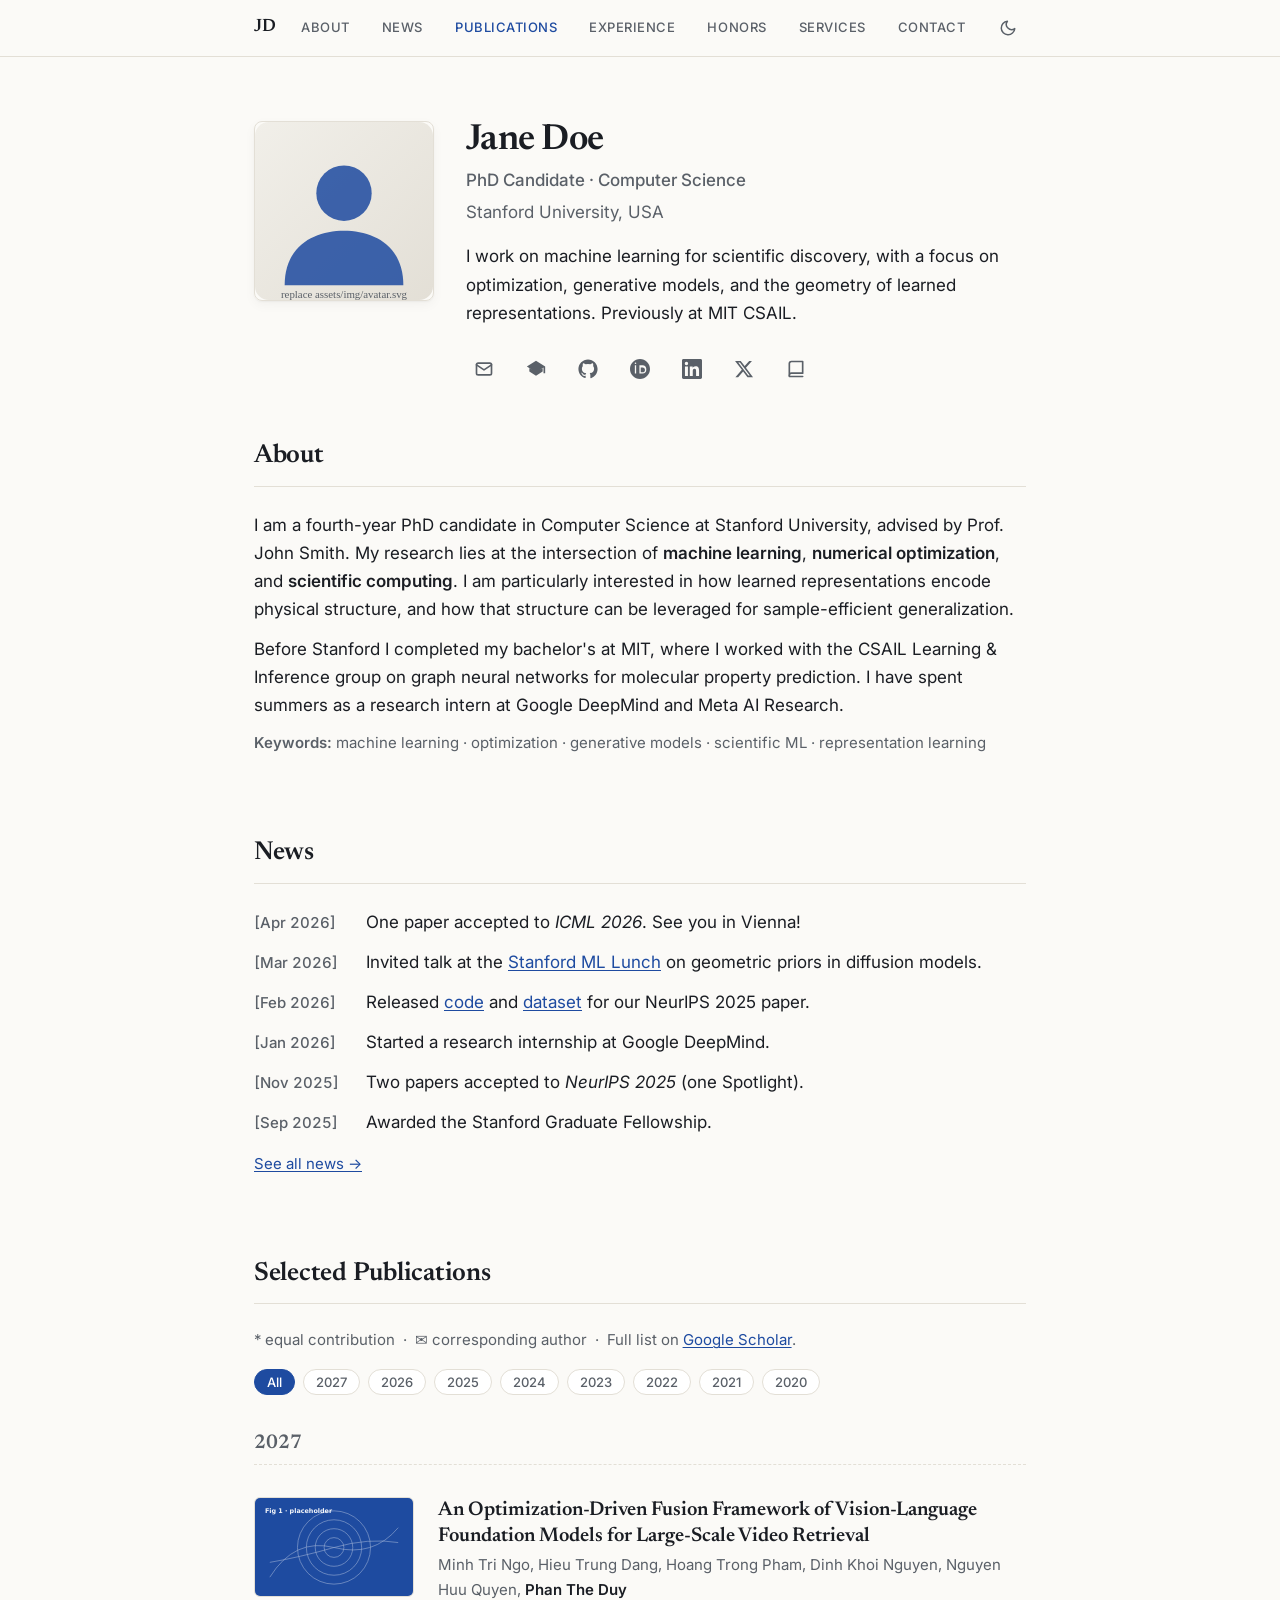
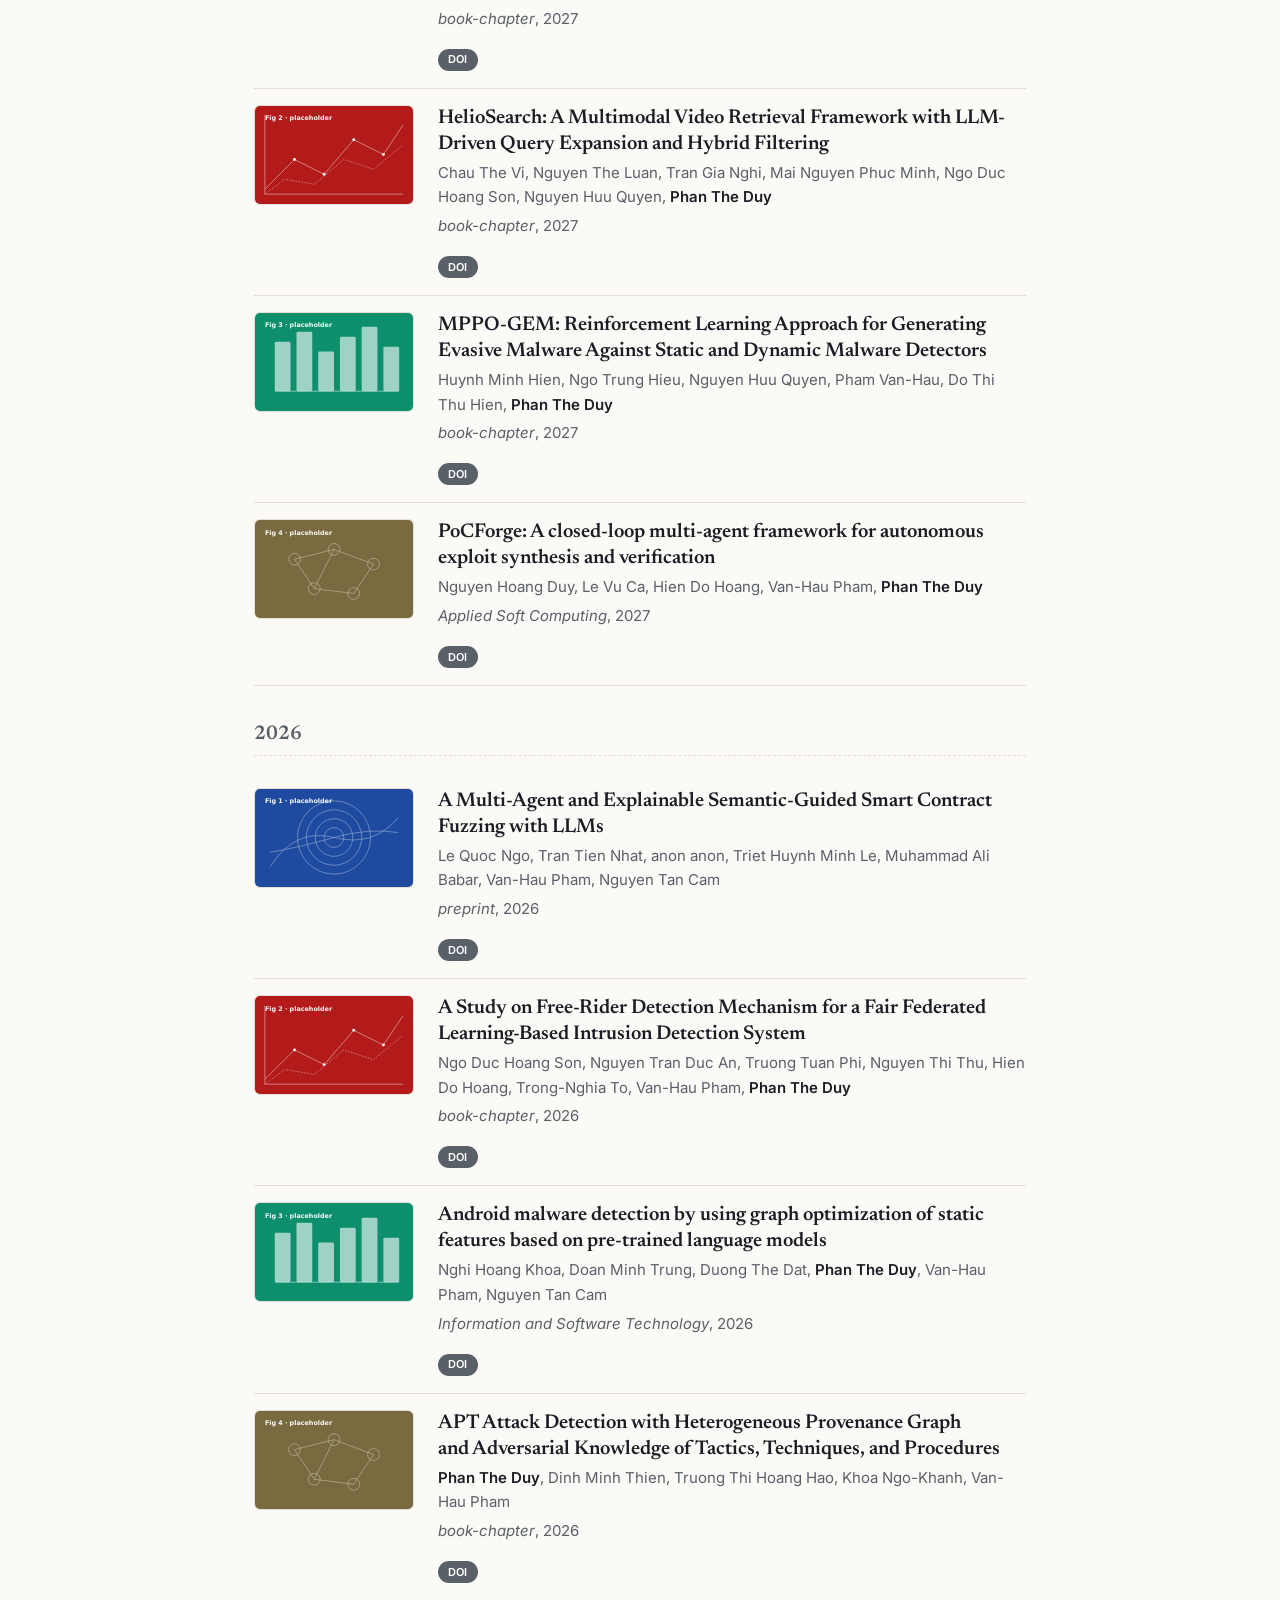
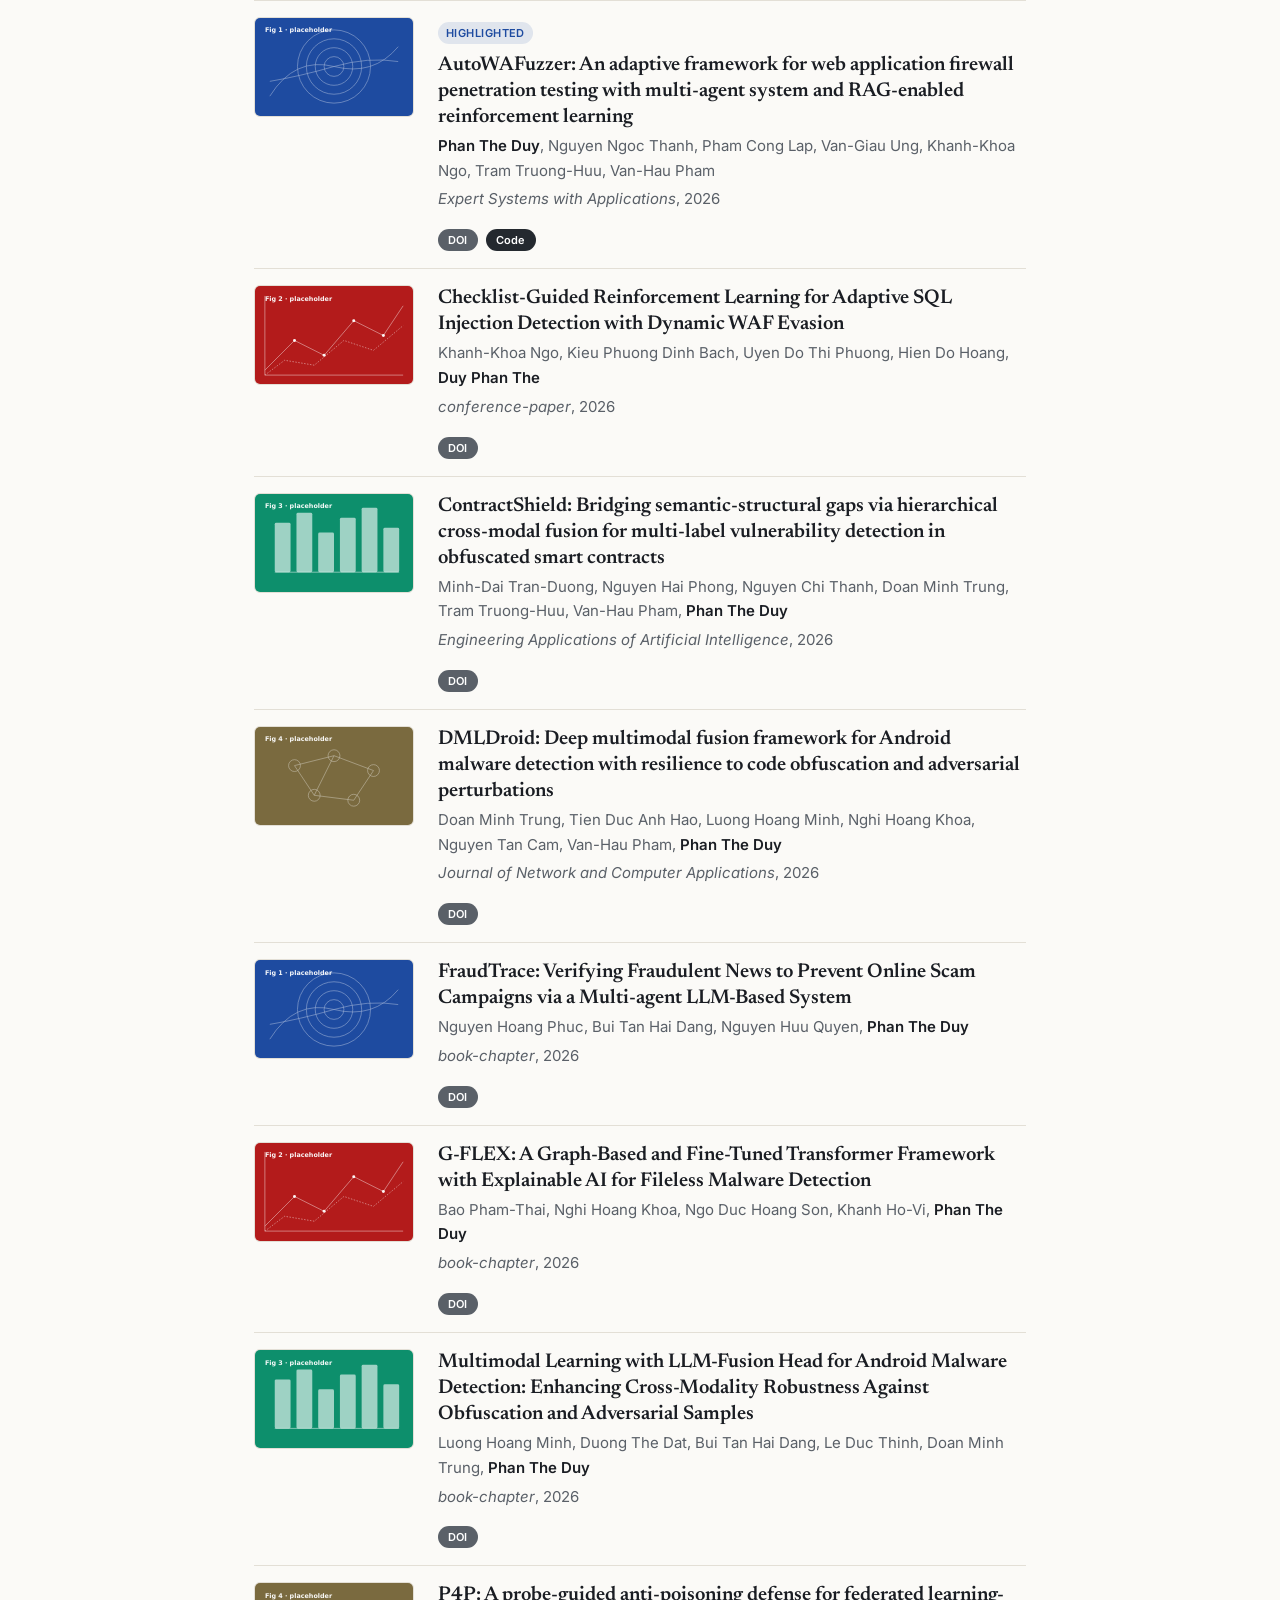
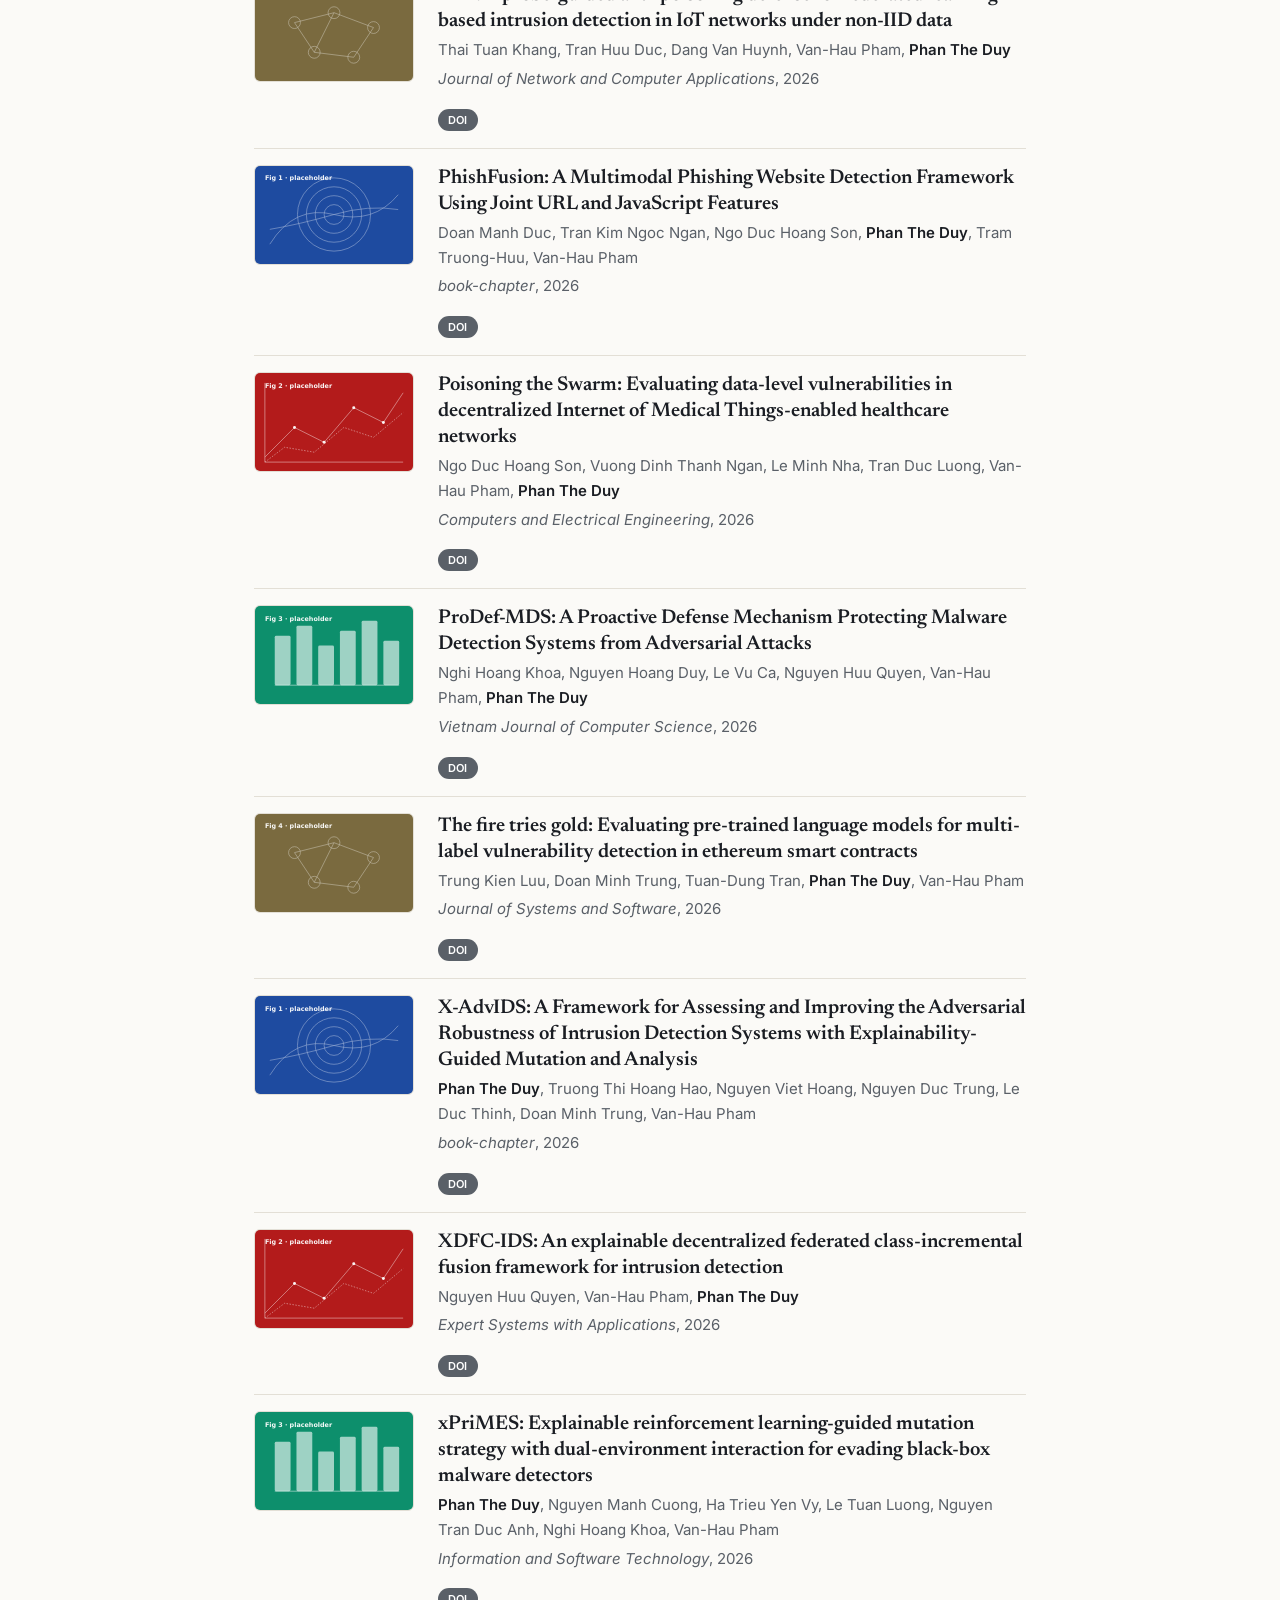
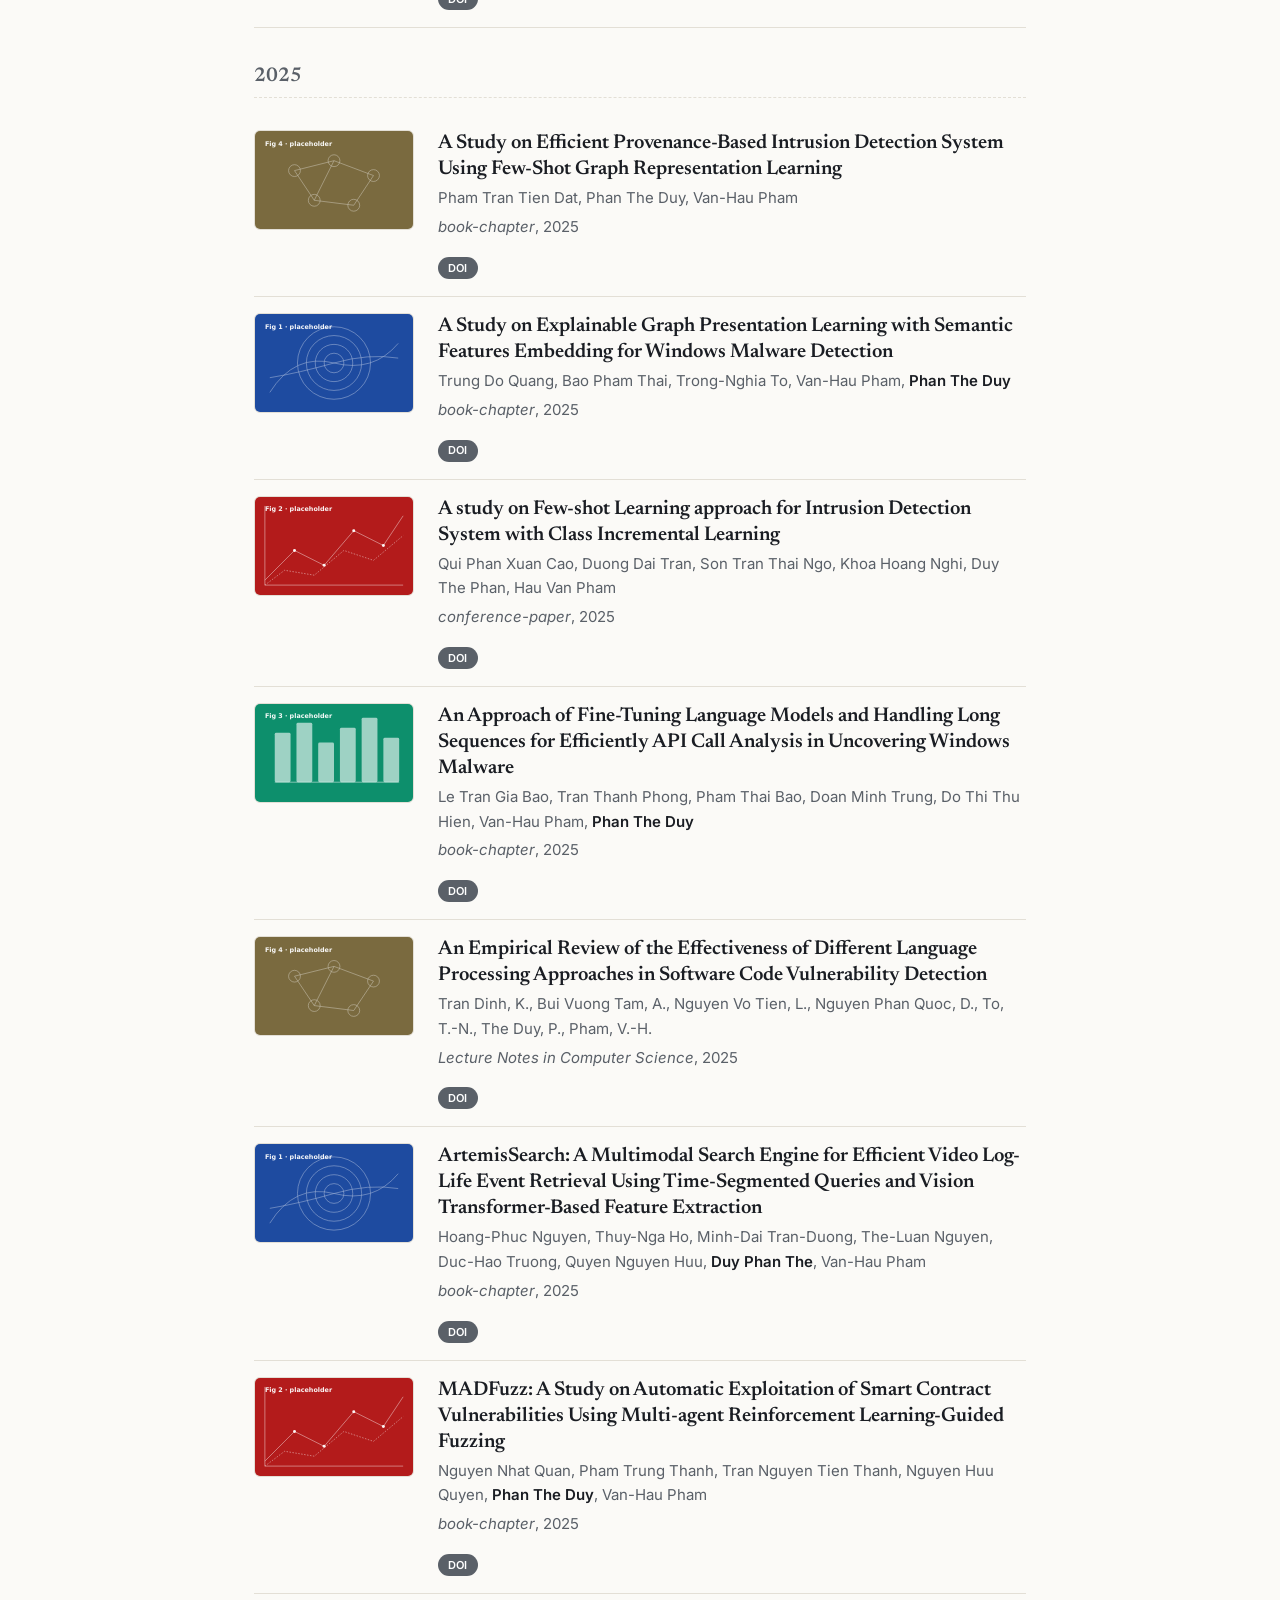
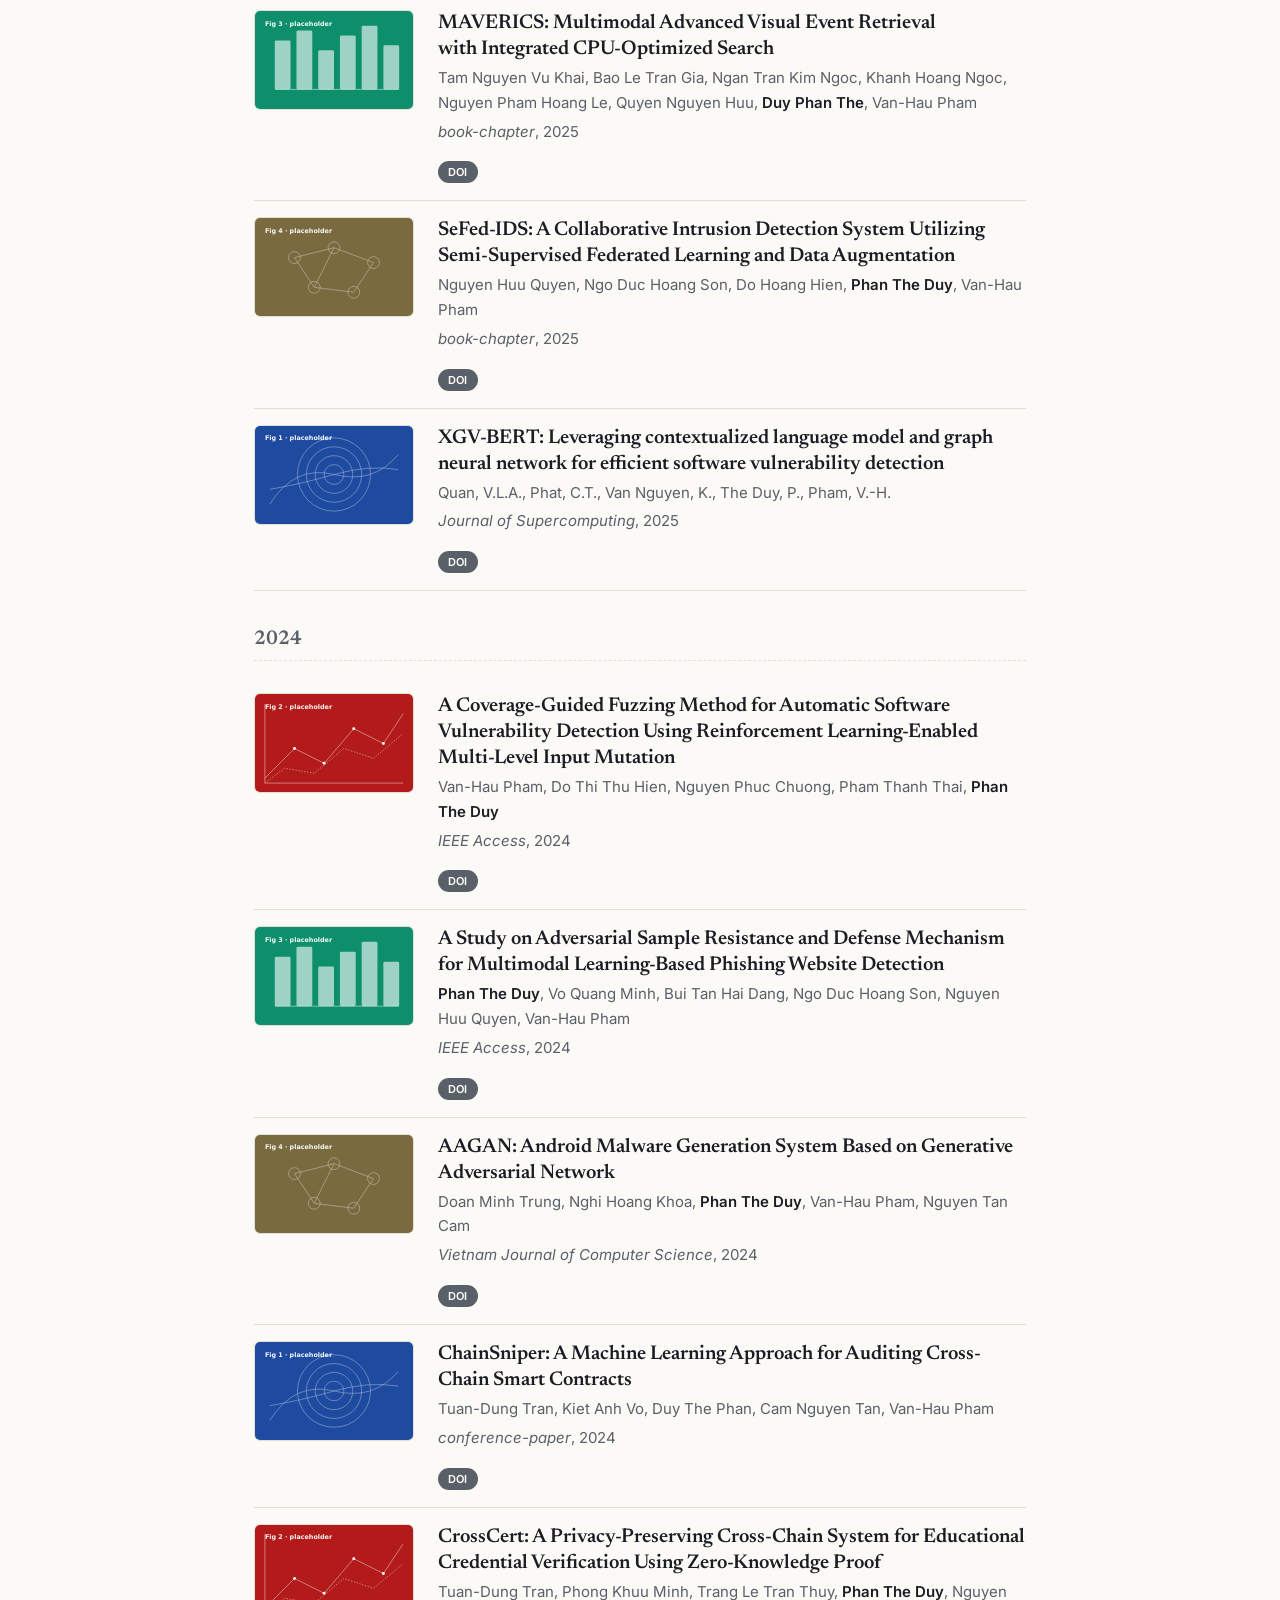
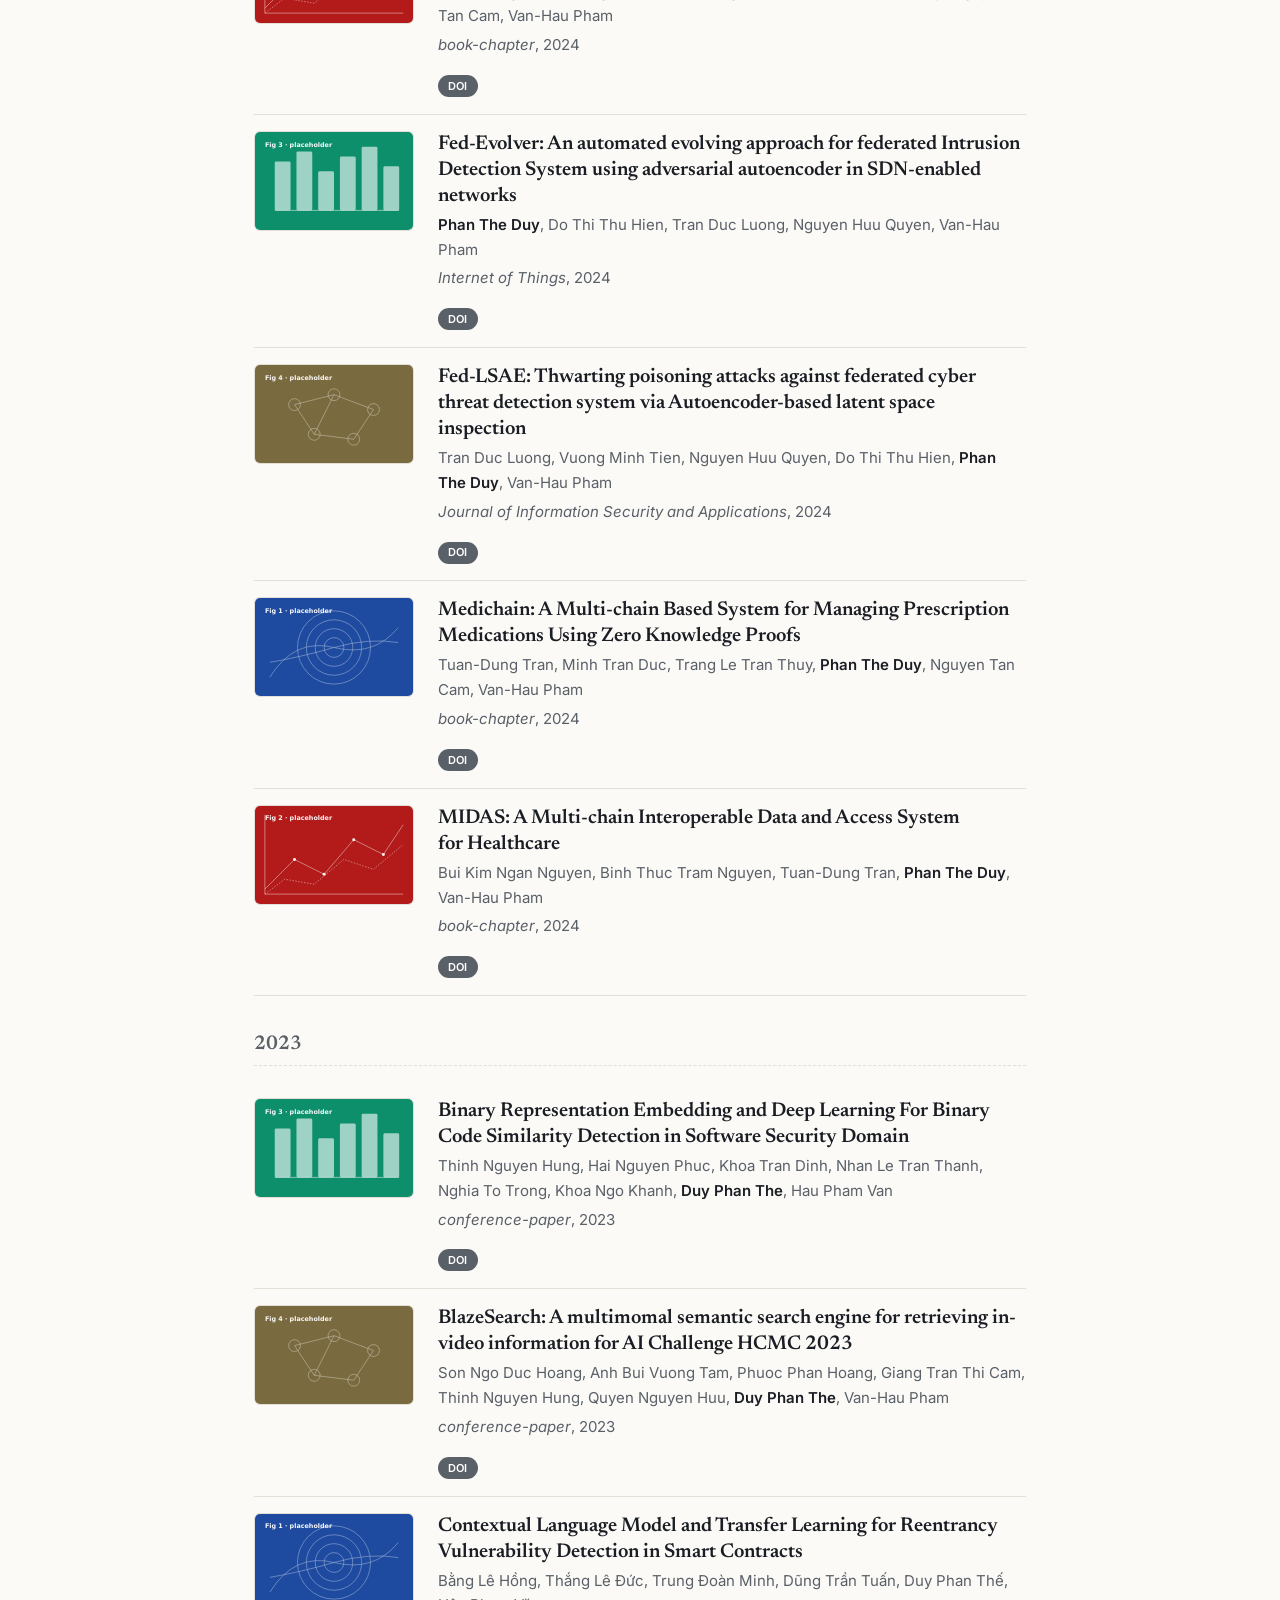
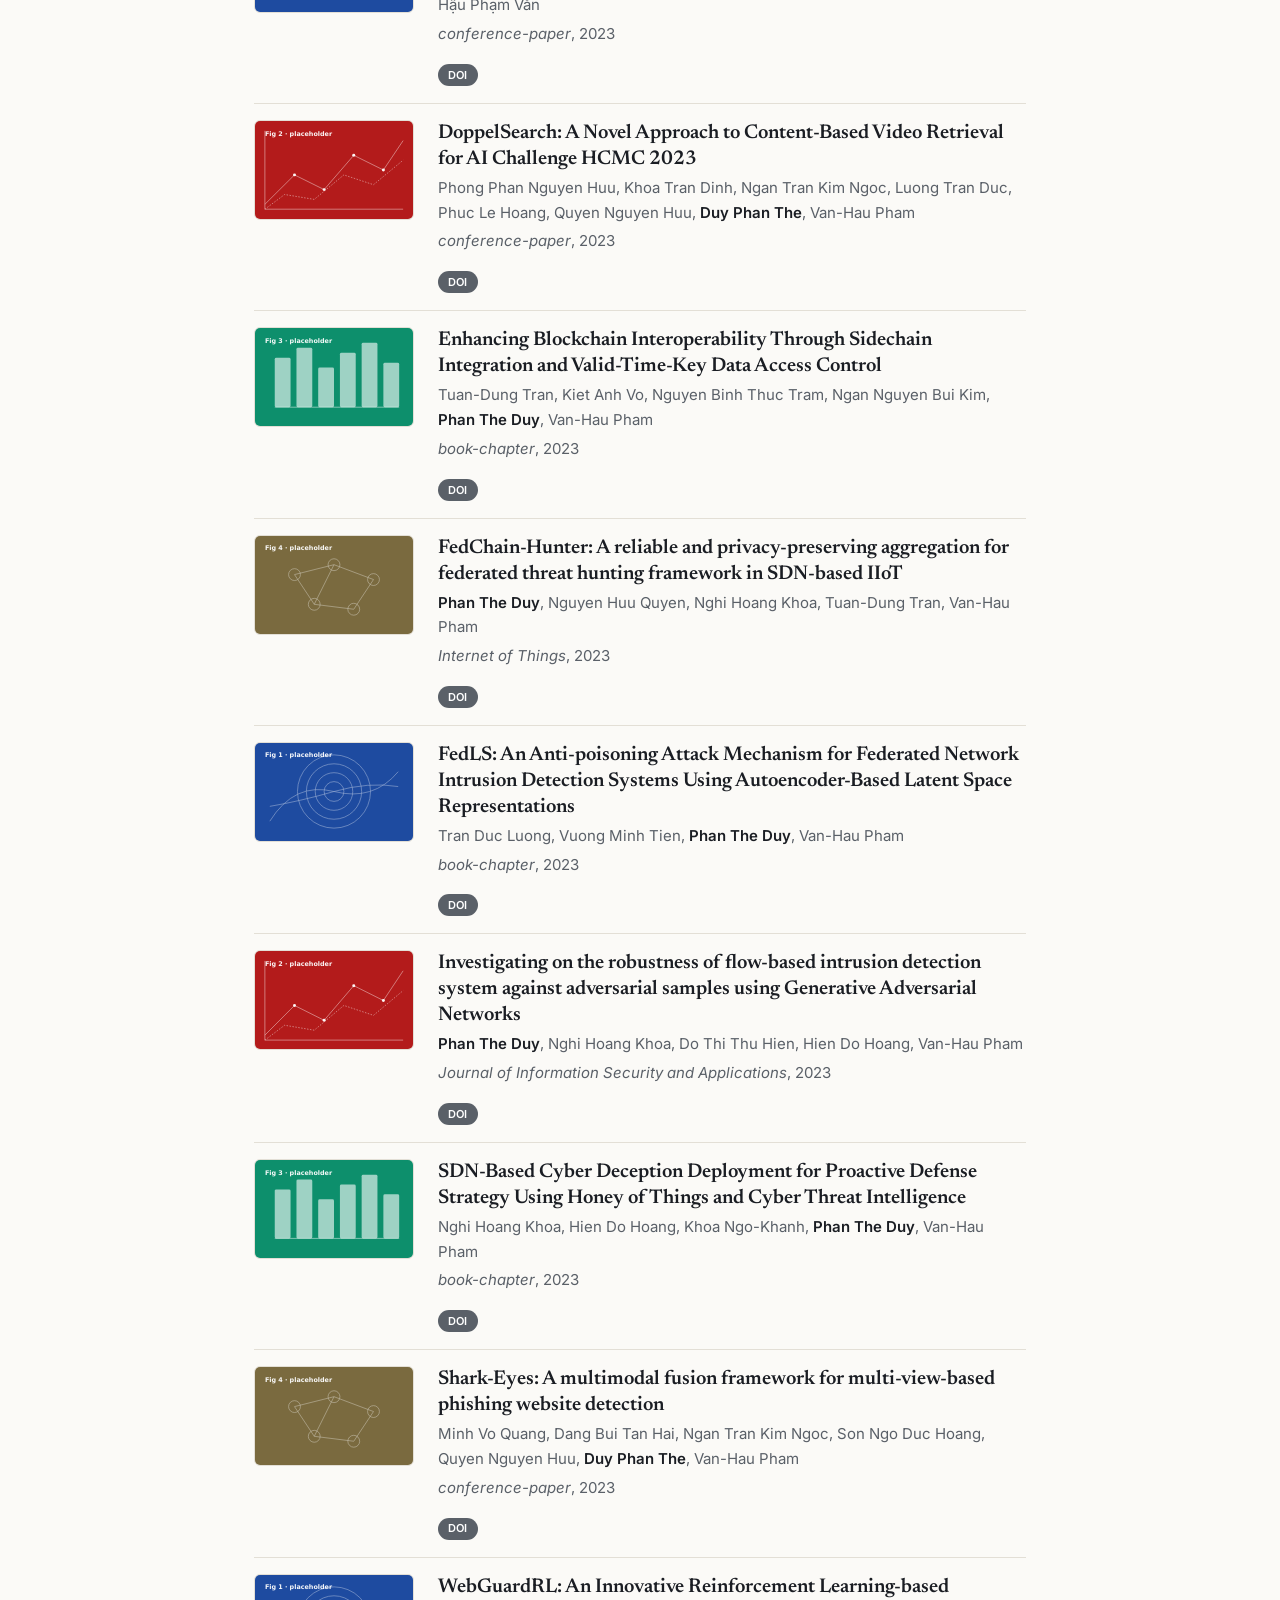
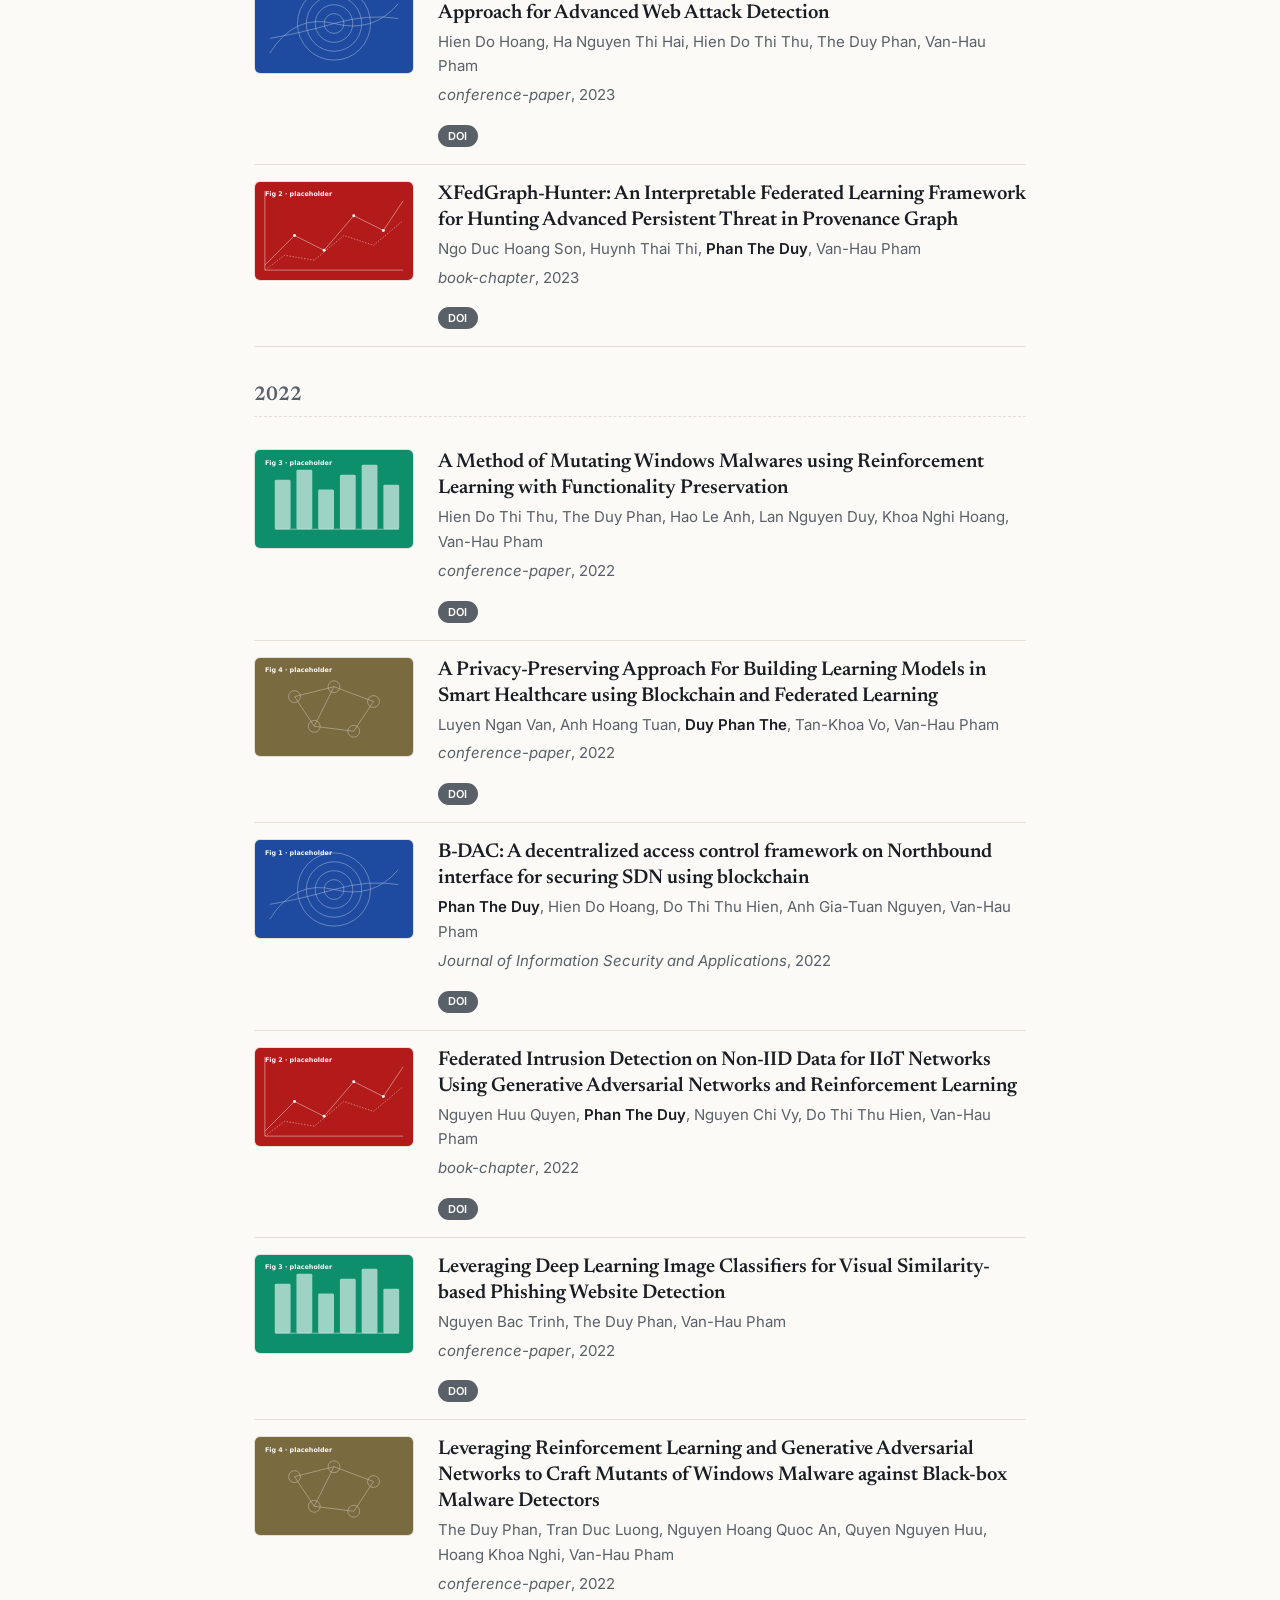
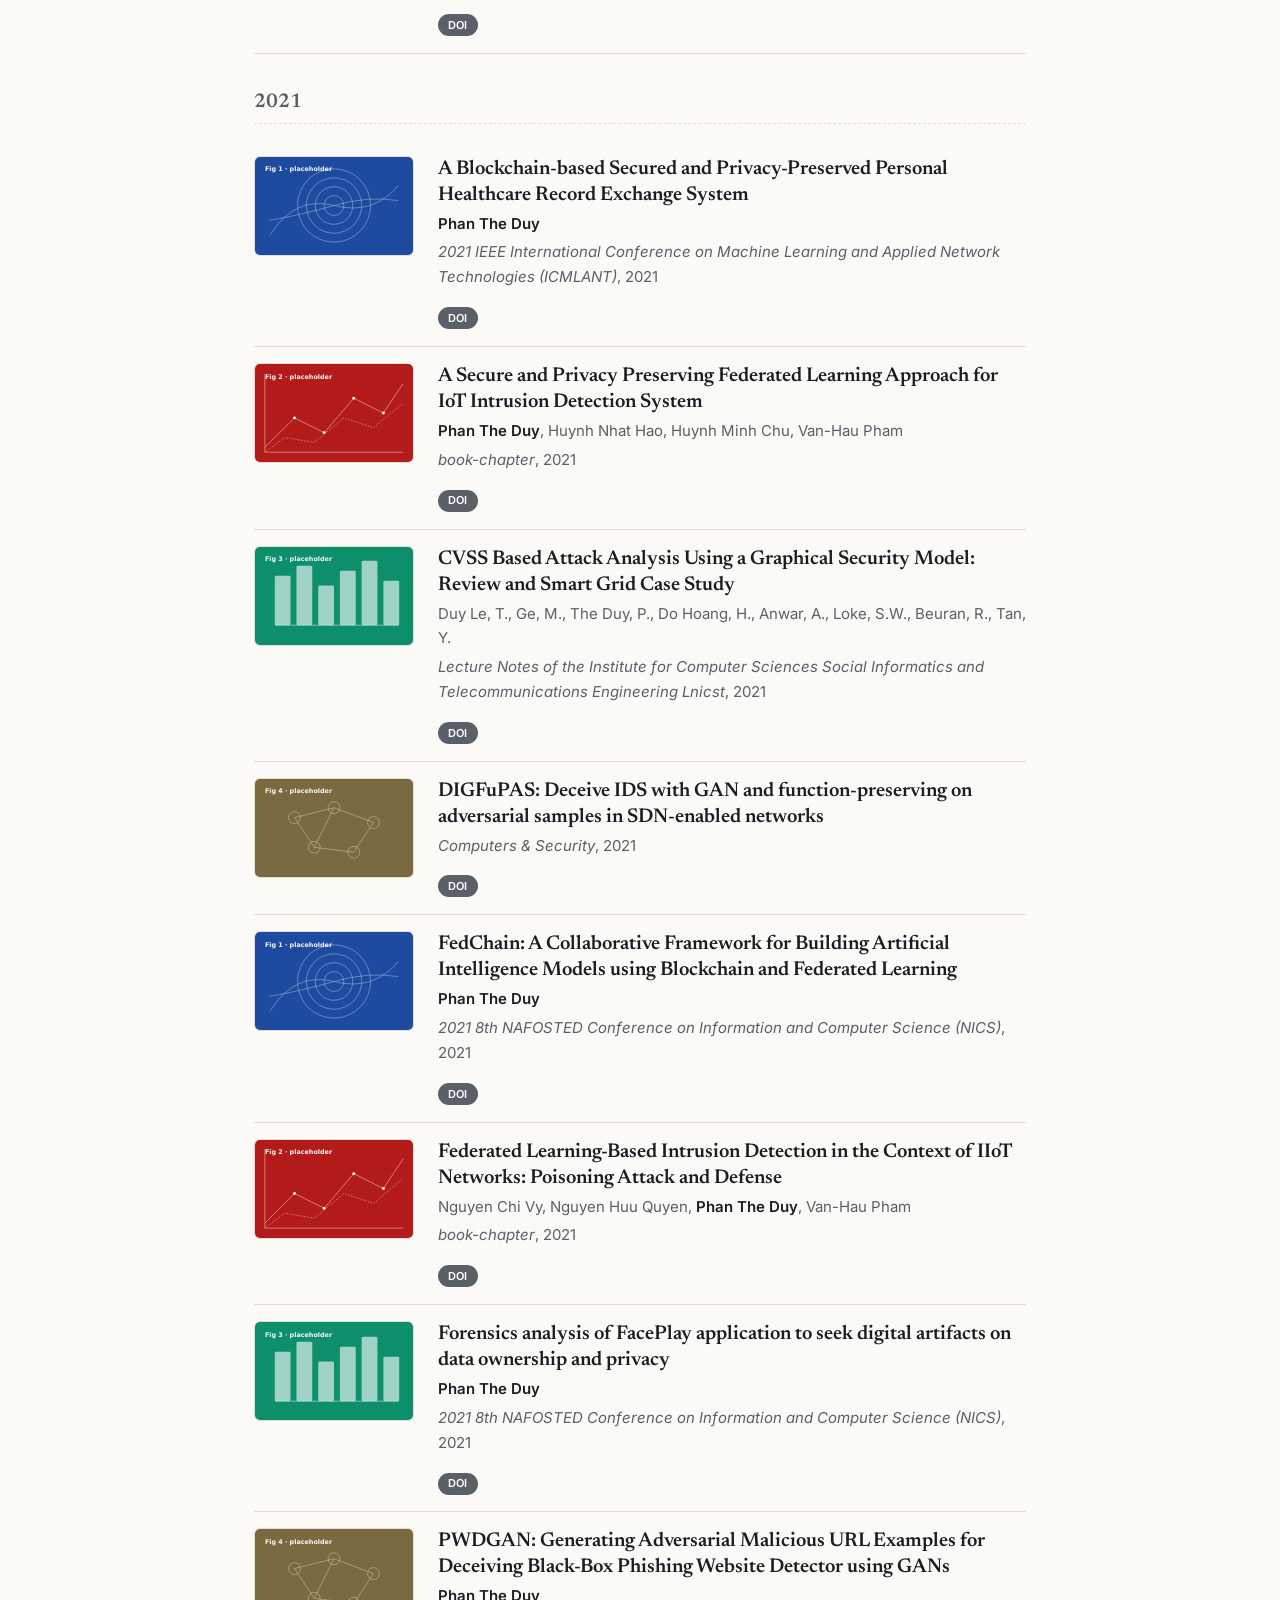
<file: index.html>
<!doctype html>
<html lang="en">
<head>
  <meta charset="utf-8" />
  <meta name="viewport" content="width=device-width, initial-scale=1" />

  <!-- ✏️ EDIT: page title and description shown in search results / social shares -->
  <title>Jane Doe — PhD Candidate</title>
  <meta name="description" content="Jane Doe — PhD Candidate at Stanford University. Research on machine learning, optimization, and scientific computing." />
  <meta name="author" content="Jane Doe" />

  <!-- ✏️ EDIT: replace https://jane.doe.github.io with your URL once deployed -->
  <link rel="canonical" href="https://jane.doe.github.io/" />

  <!-- Open Graph / social card (auto-used by Twitter, LinkedIn, Slack, etc.) -->
  <meta property="og:type" content="website" />
  <meta property="og:title" content="Jane Doe — PhD Candidate" />
  <meta property="og:description" content="Research on machine learning, optimization, and scientific computing." />
  <meta property="og:url" content="https://jane.doe.github.io/" />
  <meta property="og:image" content="https://jane.doe.github.io/assets/img/og-image.png" />
  <meta name="twitter:card" content="summary_large_image" />

  <!-- Favicon -->
  <link rel="icon" href="assets/img/favicon.svg" type="image/svg+xml" />

  <!-- Theme initialization (no-flash): runs before stylesheet paints -->
  <script>
    (function () {
      try {
        var stored = localStorage.getItem('theme');
        var prefers = window.matchMedia('(prefers-color-scheme: dark)').matches ? 'dark' : 'light';
        var theme = stored || prefers;
        document.documentElement.setAttribute('data-theme', theme);
      } catch (e) { /* localStorage blocked — fall through to media query in CSS */ }
    })();
  </script>

  <link rel="preconnect" href="https://fonts.googleapis.com" />
  <link rel="preconnect" href="https://fonts.gstatic.com" crossorigin />
  <link href="https://fonts.googleapis.com/css2?family=Inter:wght@400;500;600;700&family=Newsreader:ital,opsz,wght@0,6..72,500;0,6..72,600;0,6..72,700;1,6..72,500&display=swap" rel="stylesheet" />

  <link rel="stylesheet" href="assets/css/style.css" />
</head>
<body>

  <a class="skip-link" href="#main">Skip to content</a>

  <header class="site-header" role="banner">
    <nav class="nav" aria-label="Primary">
      <!-- ✏️ EDIT: brand initials shown top-left -->
      <a href="#top" class="nav-brand" aria-label="Home">JD</a>

      <div class="nav-links">
        <a href="#about">About</a>
        <a href="#news">News</a>
        <a href="#publications">Publications</a>
        <a href="#experience">Experience</a>
        <a href="#honors">Honors</a>
        <a href="#services">Services</a>
        <a href="#contact">Contact</a>
      </div>

      <button id="theme-toggle" class="theme-toggle" type="button" aria-label="Toggle dark mode" aria-pressed="false">
        <svg class="icon-sun" width="18" height="18" viewBox="0 0 24 24" fill="none" stroke="currentColor" stroke-width="2" stroke-linecap="round" stroke-linejoin="round" aria-hidden="true">
          <circle cx="12" cy="12" r="4"/>
          <path d="M12 2v2M12 20v2M4.93 4.93l1.41 1.41M17.66 17.66l1.41 1.41M2 12h2M20 12h2M4.93 19.07l1.41-1.41M17.66 6.34l1.41-1.41"/>
        </svg>
        <svg class="icon-moon" width="18" height="18" viewBox="0 0 24 24" fill="none" stroke="currentColor" stroke-width="2" stroke-linecap="round" stroke-linejoin="round" aria-hidden="true">
          <path d="M21 12.79A9 9 0 1 1 11.21 3 7 7 0 0 0 21 12.79z"/>
        </svg>
      </button>
    </nav>
  </header>

  <main id="main" tabindex="-1">

    <!-- ============================ HERO ============================ -->
    <!-- ✏️ EDIT: replace assets/img/avatar.svg with your portrait (square, ≥360×360 recommended) -->
    <section id="top" class="hero" aria-label="Introduction">
      <img class="hero-photo"
           src="assets/img/avatar.svg"
           alt="Portrait of Jane Doe"
           width="180" height="180" />

      <div class="hero-content">
        <!-- ✏️ EDIT: name, title, affiliation, bio -->
        <h1 class="hero-name">Jane Doe</h1>
        <p class="hero-title">PhD Candidate · Computer Science</p>
        <p class="hero-affiliation">Stanford University, USA</p>
        <p class="hero-bio">
          I work on machine learning for scientific discovery, with a focus on
          optimization, generative models, and the geometry of learned
          representations. Previously at MIT CSAIL.
        </p>

        <!-- ✏️ EDIT: update or remove any social link below; href="#" is a placeholder -->
        <ul class="social-row" aria-label="Contact and profiles">
          <li>
            <a href="mailto:jane@stanford.edu" aria-label="Email">
              <svg viewBox="0 0 24 24" width="20" height="20" fill="none" stroke="currentColor" stroke-width="2" stroke-linecap="round" stroke-linejoin="round" aria-hidden="true"><rect x="3" y="5" width="18" height="14" rx="2"/><path d="m3 7 9 6 9-6"/></svg>
            </a>
          </li>
          <li>
            <a href="https://scholar.google.com/" target="_blank" rel="noopener" aria-label="Google Scholar">
              <svg viewBox="0 0 24 24" width="20" height="20" fill="currentColor" aria-hidden="true"><path d="M12 2 1 9l11 7 9-5.73V17h2V9zm0 13.5L4 11v3.94L12 20l8-5.06V11z"/></svg>
            </a>
          </li>
          <li>
            <a href="https://github.com/" target="_blank" rel="noopener" aria-label="GitHub">
              <svg viewBox="0 0 24 24" width="20" height="20" fill="currentColor" aria-hidden="true"><path d="M12 .5C5.65.5.5 5.65.5 12c0 5.08 3.29 9.39 7.86 10.91.58.1.79-.25.79-.56v-2.18c-3.2.7-3.87-1.36-3.87-1.36-.52-1.32-1.27-1.67-1.27-1.67-1.04-.71.08-.7.08-.7 1.15.08 1.76 1.18 1.76 1.18 1.02 1.75 2.68 1.24 3.34.95.1-.74.4-1.24.72-1.53-2.55-.29-5.24-1.27-5.24-5.66 0-1.25.45-2.27 1.18-3.07-.12-.29-.51-1.46.11-3.04 0 0 .96-.31 3.15 1.17a10.97 10.97 0 0 1 5.74 0c2.19-1.48 3.15-1.17 3.15-1.17.62 1.58.23 2.75.12 3.04.73.8 1.18 1.82 1.18 3.07 0 4.4-2.69 5.36-5.25 5.65.41.36.78 1.07.78 2.16v3.21c0 .31.21.66.79.55C20.21 21.39 23.5 17.08 23.5 12 23.5 5.65 18.35.5 12 .5z"/></svg>
            </a>
          </li>
          <li>
            <a href="https://orcid.org/" target="_blank" rel="noopener" aria-label="ORCID">
              <svg viewBox="0 0 24 24" width="20" height="20" fill="currentColor" aria-hidden="true"><path d="M12 0C5.37 0 0 5.37 0 12s5.37 12 12 12 12-5.37 12-12S18.63 0 12 0zM7.37 17.49H5.83V7.37h1.54zm-.77-11.4a.94.94 0 1 1 0-1.88.94.94 0 0 1 0 1.88zm12.92 7.04c0 2.4-1.76 4.36-4.46 4.36h-3.74V7.37h3.74c2.7 0 4.46 1.96 4.46 4.32zm-1.56 0c0-1.56-1-2.86-2.9-2.86h-2.18v5.76h2.18c1.9 0 2.9-1.34 2.9-2.9z"/></svg>
            </a>
          </li>
          <li>
            <a href="https://linkedin.com/" target="_blank" rel="noopener" aria-label="LinkedIn">
              <svg viewBox="0 0 24 24" width="20" height="20" fill="currentColor" aria-hidden="true"><path d="M20.45 20.45h-3.55v-5.57c0-1.33-.02-3.04-1.85-3.04-1.85 0-2.13 1.45-2.13 2.94v5.67H9.37V9h3.41v1.56h.05c.47-.9 1.64-1.85 3.37-1.85 3.6 0 4.26 2.37 4.26 5.45v6.29zM5.34 7.43a2.06 2.06 0 1 1 0-4.12 2.06 2.06 0 0 1 0 4.12zM7.12 20.45H3.56V9h3.56zM22.22 0H1.77C.79 0 0 .77 0 1.72v20.56C0 23.23.79 24 1.77 24h20.45C23.21 24 24 23.23 24 22.28V1.72C24 .77 23.21 0 22.22 0z"/></svg>
            </a>
          </li>
          <li>
            <a href="https://x.com/" target="_blank" rel="noopener" aria-label="X (Twitter)">
              <svg viewBox="0 0 24 24" width="20" height="20" fill="currentColor" aria-hidden="true"><path d="M18.244 2.25h3.308l-7.227 8.26 8.502 11.24H16.17l-5.214-6.817L4.99 21.75H1.68l7.73-8.835L1.254 2.25H8.08l4.713 6.231zm-1.161 17.52h1.833L7.084 4.126H5.117z"/></svg>
            </a>
          </li>
          <li>
            <a href="https://www.semanticscholar.org/" target="_blank" rel="noopener" aria-label="Semantic Scholar">
              <svg viewBox="0 0 24 24" width="20" height="20" fill="none" stroke="currentColor" stroke-width="2" stroke-linecap="round" stroke-linejoin="round" aria-hidden="true"><path d="M4 19.5A2.5 2.5 0 0 1 6.5 17H20V3H6.5A2.5 2.5 0 0 0 4 5.5z"/><path d="M4 19.5V21h16"/></svg>
            </a>
          </li>
        </ul>
      </div>
    </section>

    <!-- ============================ ABOUT ============================ -->
    <!-- ✏️ EDIT: 2-3 paragraphs about your research focus, advisor, background -->
    <section id="about" aria-labelledby="about-heading">
      <h2 id="about-heading" class="section-heading">About</h2>
      <p>
        I am a fourth-year PhD candidate in Computer Science at Stanford
        University, advised by Prof. John Smith. My research lies at the
        intersection of <strong>machine learning</strong>, <strong>numerical
        optimization</strong>, and <strong>scientific computing</strong>. I am
        particularly interested in how learned representations encode physical
        structure, and how that structure can be leveraged for sample-efficient
        generalization.
      </p>
      <p>
        Before Stanford I completed my bachelor's at MIT, where I worked with
        the CSAIL Learning &amp; Inference group on graph neural networks for
        molecular property prediction. I have spent summers as a research
        intern at Google DeepMind and Meta AI Research.
      </p>
      <p class="meta">
        <strong>Keywords:</strong> machine learning · optimization · generative
        models · scientific ML · representation learning
      </p>
    </section>

    <!-- ============================ NEWS ============================ -->
    <!-- ✏️ EDIT: each <li> = one news item. Newest first. Keep ~6 visible. -->
    <section id="news" aria-labelledby="news-heading">
      <h2 id="news-heading" class="section-heading">News</h2>
      <ul class="news-list">
        <li><span class="news-date">[Apr 2026]</span><span>One paper accepted to <em>ICML 2026</em>. See you in Vienna!</span></li>
        <li><span class="news-date">[Mar 2026]</span><span>Invited talk at the <a href="#">Stanford ML Lunch</a> on geometric priors in diffusion models.</span></li>
        <li><span class="news-date">[Feb 2026]</span><span>Released <a href="#">code</a> and <a href="#">dataset</a> for our NeurIPS 2025 paper.</span></li>
        <li><span class="news-date">[Jan 2026]</span><span>Started a research internship at Google DeepMind.</span></li>
        <li><span class="news-date">[Nov 2025]</span><span>Two papers accepted to <em>NeurIPS 2025</em> (one Spotlight).</span></li>
        <li><span class="news-date">[Sep 2025]</span><span>Awarded the Stanford Graduate Fellowship.</span></li>
      </ul>
      <p class="news-more"><a href="#news">See all news →</a></p>
    </section>

    <!-- ========================= PUBLICATIONS =========================
         ✏️ EDIT: copy a <article class="pub" data-year="YYYY"> block to add
         a new paper. Available badge classes: badge-arxiv, badge-pdf,
         badge-code, badge-project, badge-bibtex, badge-hf, badge-slides,
         badge-video. Add data-year="YYYY" so the year filter works.
    ================================================================= -->
    <section id="publications" aria-labelledby="pub-heading">
      <h2 id="pub-heading" class="section-heading">Selected Publications</h2>
      <p class="meta">
        <span aria-label="equal contribution">*</span> equal contribution &nbsp;·&nbsp;
        <span aria-label="corresponding author">✉</span> corresponding author &nbsp;·&nbsp;
        Full list on <a href="https://scholar.google.com/" target="_blank" rel="noopener">Google Scholar</a>.
      </p>

      <!-- Publications below auto-managed by scripts/hydrate-from-orcid.mjs. Do not edit between the markers; run the script locally or trigger the GitHub Actions workflow to regenerate. -->
      <!-- ORCID:PUBS:START -->

      <div class="pub-filter" role="group" aria-label="Filter publications by year">
        <button class="pub-filter-btn is-active" type="button" data-year="all" aria-pressed="true">All</button>
        <button class="pub-filter-btn" type="button" data-year="2027" aria-pressed="false">2027</button>
        <button class="pub-filter-btn" type="button" data-year="2026" aria-pressed="false">2026</button>
        <button class="pub-filter-btn" type="button" data-year="2025" aria-pressed="false">2025</button>
        <button class="pub-filter-btn" type="button" data-year="2024" aria-pressed="false">2024</button>
        <button class="pub-filter-btn" type="button" data-year="2023" aria-pressed="false">2023</button>
        <button class="pub-filter-btn" type="button" data-year="2022" aria-pressed="false">2022</button>
        <button class="pub-filter-btn" type="button" data-year="2021" aria-pressed="false">2021</button>
        <button class="pub-filter-btn" type="button" data-year="2020" aria-pressed="false">2020</button>
      </div>

      <h3 class="pub-year" data-year="2027">2027</h3>

      <article class="pub" data-year="2027">
        <img class="pub-thumb" src="assets/img/pub-thumb-01.svg" alt="Thumbnail for: An Optimization-Driven Fusion Framework of Vision-Language Foundation Models for Large-Scale Video Retrieval" loading="lazy" />
        <div class="pub-body">
          <h4 class="pub-title">An Optimization-Driven Fusion Framework of Vision-Language Foundation Models for Large-Scale Video Retrieval</h4>
          <p class="pub-authors">Minh Tri Ngo, Hieu Trung Dang, Hoang Trong Pham, Dinh Khoi Nguyen, Nguyen Huu Quyen, <strong>Phan The Duy</strong></p>
          <p class="pub-venue"><em>book-chapter</em>, 2027</p>
          <ul class="badge-row" aria-label="Paper links">
            <li><a class="badge badge-pdf" href="https://doi.org/10.1007/978-981-92-2597-2_6" target="_blank" rel="noopener">DOI</a></li>
          </ul>
        </div>
      </article>

      <article class="pub" data-year="2027">
        <img class="pub-thumb" src="assets/img/pub-thumb-02.svg" alt="Thumbnail for: HelioSearch: A Multimodal Video Retrieval Framework with LLM-Driven Query Expansion and Hybrid Filtering" loading="lazy" />
        <div class="pub-body">
          <h4 class="pub-title">HelioSearch: A Multimodal Video Retrieval Framework with LLM-Driven Query Expansion and Hybrid Filtering</h4>
          <p class="pub-authors">Chau The Vi, Nguyen The Luan, Tran Gia Nghi, Mai Nguyen Phuc Minh, Ngo Duc Hoang Son, Nguyen Huu Quyen, <strong>Phan The Duy</strong></p>
          <p class="pub-venue"><em>book-chapter</em>, 2027</p>
          <ul class="badge-row" aria-label="Paper links">
            <li><a class="badge badge-pdf" href="https://doi.org/10.1007/978-981-92-2584-2_11" target="_blank" rel="noopener">DOI</a></li>
          </ul>
        </div>
      </article>

      <article class="pub" data-year="2027">
        <img class="pub-thumb" src="assets/img/pub-thumb-03.svg" alt="Thumbnail for: MPPO-GEM: Reinforcement Learning Approach for Generating Evasive Malware Against Static and Dynamic Malware Detectors" loading="lazy" />
        <div class="pub-body">
          <h4 class="pub-title">MPPO-GEM: Reinforcement Learning Approach for Generating Evasive Malware Against Static and Dynamic Malware Detectors</h4>
          <p class="pub-authors">Huynh Minh Hien, Ngo Trung Hieu, Nguyen Huu Quyen, Pham Van-Hau, Do Thi Thu Hien, <strong>Phan The Duy</strong></p>
          <p class="pub-venue"><em>book-chapter</em>, 2027</p>
          <ul class="badge-row" aria-label="Paper links">
            <li><a class="badge badge-pdf" href="https://doi.org/10.1007/978-981-92-2597-2_19" target="_blank" rel="noopener">DOI</a></li>
          </ul>
        </div>
      </article>

      <article class="pub" data-year="2027">
        <img class="pub-thumb" src="assets/img/pub-thumb-04.svg" alt="Thumbnail for: PoCForge: A closed-loop multi-agent framework for autonomous exploit synthesis and verification" loading="lazy" />
        <div class="pub-body">
          <h4 class="pub-title">PoCForge: A closed-loop multi-agent framework for autonomous exploit synthesis and verification</h4>
          <p class="pub-authors">Nguyen Hoang Duy, Le Vu Ca, Hien Do Hoang, Van-Hau Pham, <strong>Phan The Duy</strong></p>
          <p class="pub-venue"><em>Applied Soft Computing</em>, 2027</p>
          <ul class="badge-row" aria-label="Paper links">
            <li><a class="badge badge-pdf" href="https://doi.org/10.1016/j.asoc.2026.116684" target="_blank" rel="noopener">DOI</a></li>
          </ul>
        </div>
      </article>

      <h3 class="pub-year" data-year="2026">2026</h3>

      <article class="pub" data-year="2026">
        <img class="pub-thumb" src="assets/img/pub-thumb-01.svg" alt="Thumbnail for: A Multi-Agent and Explainable Semantic-Guided Smart Contract Fuzzing with LLMs" loading="lazy" />
        <div class="pub-body">
          <h4 class="pub-title">A Multi-Agent and Explainable Semantic-Guided Smart Contract Fuzzing with LLMs</h4>
          <p class="pub-authors">Le Quoc Ngo, Tran Tien Nhat, anon anon, Triet Huynh Minh Le, Muhammad Ali Babar, Van-Hau Pham, Nguyen Tan Cam</p>
          <p class="pub-venue"><em>preprint</em>, 2026</p>
          <ul class="badge-row" aria-label="Paper links">
            <li><a class="badge badge-pdf" href="https://doi.org/10.2139/ssrn.6381010" target="_blank" rel="noopener">DOI</a></li>
          </ul>
        </div>
      </article>

      <article class="pub" data-year="2026">
        <img class="pub-thumb" src="assets/img/pub-thumb-02.svg" alt="Thumbnail for: A Study on Free-Rider Detection Mechanism for a Fair Federated Learning-Based Intrusion Detection System" loading="lazy" />
        <div class="pub-body">
          <h4 class="pub-title">A Study on Free-Rider Detection Mechanism for a Fair Federated Learning-Based Intrusion Detection System</h4>
          <p class="pub-authors">Ngo Duc Hoang Son, Nguyen Tran Duc An, Truong Tuan Phi, Nguyen Thi Thu, Hien Do Hoang, Trong-Nghia To, Van-Hau Pham, <strong>Phan The Duy</strong></p>
          <p class="pub-venue"><em>book-chapter</em>, 2026</p>
          <ul class="badge-row" aria-label="Paper links">
            <li><a class="badge badge-pdf" href="https://doi.org/10.1007/978-981-95-9284-5_4" target="_blank" rel="noopener">DOI</a></li>
          </ul>
        </div>
      </article>

      <article class="pub" data-year="2026">
        <img class="pub-thumb" src="assets/img/pub-thumb-03.svg" alt="Thumbnail for: Android malware detection by using graph optimization of static features based on pre-trained language models" loading="lazy" />
        <div class="pub-body">
          <h4 class="pub-title">Android malware detection by using graph optimization of static features based on pre-trained language models</h4>
          <p class="pub-authors">Nghi Hoang Khoa, Doan Minh Trung, Duong The Dat, <strong>Phan The Duy</strong>, Van-Hau Pham, Nguyen Tan Cam</p>
          <p class="pub-venue"><em>Information and Software Technology</em>, 2026</p>
          <ul class="badge-row" aria-label="Paper links">
            <li><a class="badge badge-pdf" href="https://doi.org/10.1016/j.infsof.2026.108012" target="_blank" rel="noopener">DOI</a></li>
          </ul>
        </div>
      </article>

      <article class="pub" data-year="2026">
        <img class="pub-thumb" src="assets/img/pub-thumb-04.svg" alt="Thumbnail for: APT Attack Detection with Heterogeneous Provenance Graph and Adversarial Knowledge of Tactics, Techniques, and Procedures" loading="lazy" />
        <div class="pub-body">
          <h4 class="pub-title">APT Attack Detection with Heterogeneous Provenance Graph and Adversarial Knowledge of Tactics, Techniques, and Procedures</h4>
          <p class="pub-authors"><strong>Phan The Duy</strong>, Dinh Minh Thien, Truong Thi Hoang Hao, Khoa Ngo-Khanh, Van-Hau Pham</p>
          <p class="pub-venue"><em>book-chapter</em>, 2026</p>
          <ul class="badge-row" aria-label="Paper links">
            <li><a class="badge badge-pdf" href="https://doi.org/10.1007/978-981-95-9284-5_18" target="_blank" rel="noopener">DOI</a></li>
          </ul>
        </div>
      </article>

      <article class="pub" data-year="2026">
        <img class="pub-thumb" src="assets/img/pub-thumb-01.svg" alt="Thumbnail for: AutoWAFuzzer: An adaptive framework for web application firewall penetration testing with multi-agent system and RAG-enabled reinforcement learning" loading="lazy" />
        <div class="pub-body">
          <span class="pub-badge-flag">Highlighted</span>
          <h4 class="pub-title">AutoWAFuzzer: An adaptive framework for web application firewall penetration testing with multi-agent system and RAG-enabled reinforcement learning</h4>
          <p class="pub-authors"><strong>Phan The Duy</strong>, Nguyen Ngoc Thanh, Pham Cong Lap, Van-Giau Ung, Khanh-Khoa Ngo, Tram Truong-Huu, Van-Hau Pham</p>
          <p class="pub-venue"><em>Expert Systems with Applications</em>, 2026</p>
          <ul class="badge-row" aria-label="Paper links">
            <li><a class="badge badge-pdf" href="https://doi.org/10.1016/j.eswa.2026.132546" target="_blank" rel="noopener">DOI</a></li>
            <li><a class="badge badge-code" href="https://github.com/example/autowafuzzer" target="_blank" rel="noopener">Code</a></li>
          </ul>
        </div>
      </article>

      <article class="pub" data-year="2026">
        <img class="pub-thumb" src="assets/img/pub-thumb-02.svg" alt="Thumbnail for: Checklist-Guided Reinforcement Learning for Adaptive SQL Injection Detection with Dynamic WAF Evasion" loading="lazy" />
        <div class="pub-body">
          <h4 class="pub-title">Checklist-Guided Reinforcement Learning for Adaptive SQL Injection Detection with Dynamic WAF Evasion</h4>
          <p class="pub-authors">Khanh-Khoa Ngo, Kieu Phuong Dinh Bach, Uyen Do Thi Phuong, Hien Do Hoang, <strong>Duy Phan The</strong></p>
          <p class="pub-venue"><em>conference-paper</em>, 2026</p>
          <ul class="badge-row" aria-label="Paper links">
            <li><a class="badge badge-pdf" href="https://doi.org/10.1145/3805862.3805926" target="_blank" rel="noopener">DOI</a></li>
          </ul>
        </div>
      </article>

      <article class="pub" data-year="2026">
        <img class="pub-thumb" src="assets/img/pub-thumb-03.svg" alt="Thumbnail for: ContractShield: Bridging semantic-structural gaps via hierarchical cross-modal fusion for multi-label vulnerability detection in obfuscated smart contracts" loading="lazy" />
        <div class="pub-body">
          <h4 class="pub-title">ContractShield: Bridging semantic-structural gaps via hierarchical cross-modal fusion for multi-label vulnerability detection in obfuscated smart contracts</h4>
          <p class="pub-authors">Minh-Dai Tran-Duong, Nguyen Hai Phong, Nguyen Chi Thanh, Doan Minh Trung, Tram Truong-Huu, Van-Hau Pham, <strong>Phan The Duy</strong></p>
          <p class="pub-venue"><em>Engineering Applications of Artificial Intelligence</em>, 2026</p>
          <ul class="badge-row" aria-label="Paper links">
            <li><a class="badge badge-pdf" href="https://doi.org/10.1016/j.engappai.2026.116358" target="_blank" rel="noopener">DOI</a></li>
          </ul>
        </div>
      </article>

      <article class="pub" data-year="2026">
        <img class="pub-thumb" src="assets/img/pub-thumb-04.svg" alt="Thumbnail for: DMLDroid: Deep multimodal fusion framework for Android malware detection with resilience to code obfuscation and adversarial perturbations" loading="lazy" />
        <div class="pub-body">
          <h4 class="pub-title">DMLDroid: Deep multimodal fusion framework for Android malware detection with resilience to code obfuscation and adversarial perturbations</h4>
          <p class="pub-authors">Doan Minh Trung, Tien Duc Anh Hao, Luong Hoang Minh, Nghi Hoang Khoa, Nguyen Tan Cam, Van-Hau Pham, <strong>Phan The Duy</strong></p>
          <p class="pub-venue"><em>Journal of Network and Computer Applications</em>, 2026</p>
          <ul class="badge-row" aria-label="Paper links">
            <li><a class="badge badge-pdf" href="https://doi.org/10.1016/j.jnca.2026.104578" target="_blank" rel="noopener">DOI</a></li>
          </ul>
        </div>
      </article>

      <article class="pub" data-year="2026">
        <img class="pub-thumb" src="assets/img/pub-thumb-01.svg" alt="Thumbnail for: FraudTrace: Verifying Fraudulent News to Prevent Online Scam Campaigns via a Multi-agent LLM-Based System" loading="lazy" />
        <div class="pub-body">
          <h4 class="pub-title">FraudTrace: Verifying Fraudulent News to Prevent Online Scam Campaigns via a Multi-agent LLM-Based System</h4>
          <p class="pub-authors">Nguyen Hoang Phuc, Bui Tan Hai Dang, Nguyen Huu Quyen, <strong>Phan The Duy</strong></p>
          <p class="pub-venue"><em>book-chapter</em>, 2026</p>
          <ul class="badge-row" aria-label="Paper links">
            <li><a class="badge badge-pdf" href="https://doi.org/10.1007/978-981-95-6419-4_13" target="_blank" rel="noopener">DOI</a></li>
          </ul>
        </div>
      </article>

      <article class="pub" data-year="2026">
        <img class="pub-thumb" src="assets/img/pub-thumb-02.svg" alt="Thumbnail for: G-FLEX: A Graph-Based and Fine-Tuned Transformer Framework with Explainable AI for Fileless Malware Detection" loading="lazy" />
        <div class="pub-body">
          <h4 class="pub-title">G-FLEX: A Graph-Based and Fine-Tuned Transformer Framework with Explainable AI for Fileless Malware Detection</h4>
          <p class="pub-authors">Bao Pham-Thai, Nghi Hoang Khoa, Ngo Duc Hoang Son, Khanh Ho-Vi, <strong>Phan The Duy</strong></p>
          <p class="pub-venue"><em>book-chapter</em>, 2026</p>
          <ul class="badge-row" aria-label="Paper links">
            <li><a class="badge badge-pdf" href="https://doi.org/10.1007/978-981-95-9284-5_15" target="_blank" rel="noopener">DOI</a></li>
          </ul>
        </div>
      </article>

      <article class="pub" data-year="2026">
        <img class="pub-thumb" src="assets/img/pub-thumb-03.svg" alt="Thumbnail for: Multimodal Learning with LLM-Fusion Head for Android Malware Detection: Enhancing Cross-Modality Robustness Against Obfuscation and Adversarial Samples" loading="lazy" />
        <div class="pub-body">
          <h4 class="pub-title">Multimodal Learning with LLM-Fusion Head for Android Malware Detection: Enhancing Cross-Modality Robustness Against Obfuscation and Adversarial Samples</h4>
          <p class="pub-authors">Luong Hoang Minh, Duong The Dat, Bui Tan Hai Dang, Le Duc Thinh, Doan Minh Trung, <strong>Phan The Duy</strong></p>
          <p class="pub-venue"><em>book-chapter</em>, 2026</p>
          <ul class="badge-row" aria-label="Paper links">
            <li><a class="badge badge-pdf" href="https://doi.org/10.1007/978-981-95-6419-4_11" target="_blank" rel="noopener">DOI</a></li>
          </ul>
        </div>
      </article>

      <article class="pub" data-year="2026">
        <img class="pub-thumb" src="assets/img/pub-thumb-04.svg" alt="Thumbnail for: P4P: A probe-guided anti-poisoning defense for federated learning-based intrusion detection in IoT networks under non-IID data" loading="lazy" />
        <div class="pub-body">
          <h4 class="pub-title">P4P: A probe-guided anti-poisoning defense for federated learning-based intrusion detection in IoT networks under non-IID data</h4>
          <p class="pub-authors">Thai Tuan Khang, Tran Huu Duc, Dang Van Huynh, Van-Hau Pham, <strong>Phan The Duy</strong></p>
          <p class="pub-venue"><em>Journal of Network and Computer Applications</em>, 2026</p>
          <ul class="badge-row" aria-label="Paper links">
            <li><a class="badge badge-pdf" href="https://doi.org/10.1016/j.jnca.2026.104502" target="_blank" rel="noopener">DOI</a></li>
          </ul>
        </div>
      </article>

      <article class="pub" data-year="2026">
        <img class="pub-thumb" src="assets/img/pub-thumb-01.svg" alt="Thumbnail for: PhishFusion: A Multimodal Phishing Website Detection Framework Using Joint URL and JavaScript Features" loading="lazy" />
        <div class="pub-body">
          <h4 class="pub-title">PhishFusion: A Multimodal Phishing Website Detection Framework Using Joint URL and JavaScript Features</h4>
          <p class="pub-authors">Doan Manh Duc, Tran Kim Ngoc Ngan, Ngo Duc Hoang Son, <strong>Phan The Duy</strong>, Tram Truong-Huu, Van-Hau Pham</p>
          <p class="pub-venue"><em>book-chapter</em>, 2026</p>
          <ul class="badge-row" aria-label="Paper links">
            <li><a class="badge badge-pdf" href="https://doi.org/10.1007/978-981-92-0263-8_39" target="_blank" rel="noopener">DOI</a></li>
          </ul>
        </div>
      </article>

      <article class="pub" data-year="2026">
        <img class="pub-thumb" src="assets/img/pub-thumb-02.svg" alt="Thumbnail for: Poisoning the Swarm: Evaluating data-level vulnerabilities in decentralized Internet of Medical Things-enabled healthcare networks" loading="lazy" />
        <div class="pub-body">
          <h4 class="pub-title">Poisoning the Swarm: Evaluating data-level vulnerabilities in decentralized Internet of Medical Things-enabled healthcare networks</h4>
          <p class="pub-authors">Ngo Duc Hoang Son, Vuong Dinh Thanh Ngan, Le Minh Nha, Tran Duc Luong, Van-Hau Pham, <strong>Phan The Duy</strong></p>
          <p class="pub-venue"><em>Computers and Electrical Engineering</em>, 2026</p>
          <ul class="badge-row" aria-label="Paper links">
            <li><a class="badge badge-pdf" href="https://doi.org/10.1016/j.compeleceng.2026.111349" target="_blank" rel="noopener">DOI</a></li>
          </ul>
        </div>
      </article>

      <article class="pub" data-year="2026">
        <img class="pub-thumb" src="assets/img/pub-thumb-03.svg" alt="Thumbnail for: ProDef-MDS: A Proactive Defense Mechanism Protecting Malware Detection Systems from Adversarial Attacks" loading="lazy" />
        <div class="pub-body">
          <h4 class="pub-title">ProDef-MDS: A Proactive Defense Mechanism Protecting Malware Detection Systems from Adversarial Attacks</h4>
          <p class="pub-authors">Nghi Hoang Khoa, Nguyen Hoang Duy, Le Vu Ca, Nguyen Huu Quyen, Van-Hau Pham, <strong>Phan The Duy</strong></p>
          <p class="pub-venue"><em>Vietnam Journal of Computer Science</em>, 2026</p>
          <ul class="badge-row" aria-label="Paper links">
            <li><a class="badge badge-pdf" href="https://doi.org/10.1142/S2196888825500095" target="_blank" rel="noopener">DOI</a></li>
          </ul>
        </div>
      </article>

      <article class="pub" data-year="2026">
        <img class="pub-thumb" src="assets/img/pub-thumb-04.svg" alt="Thumbnail for: The fire tries gold: Evaluating pre-trained language models for multi-label vulnerability detection in ethereum smart contracts" loading="lazy" />
        <div class="pub-body">
          <h4 class="pub-title">The fire tries gold: Evaluating pre-trained language models for multi-label vulnerability detection in ethereum smart contracts</h4>
          <p class="pub-authors">Trung Kien Luu, Doan Minh Trung, Tuan-Dung Tran, <strong>Phan The Duy</strong>, Van-Hau Pham</p>
          <p class="pub-venue"><em>Journal of Systems and Software</em>, 2026</p>
          <ul class="badge-row" aria-label="Paper links">
            <li><a class="badge badge-pdf" href="https://doi.org/10.1016/j.jss.2025.112642" target="_blank" rel="noopener">DOI</a></li>
          </ul>
        </div>
      </article>

      <article class="pub" data-year="2026">
        <img class="pub-thumb" src="assets/img/pub-thumb-01.svg" alt="Thumbnail for: X-AdvIDS: A Framework for Assessing and Improving the Adversarial Robustness of Intrusion Detection Systems with Explainability-Guided Mutation and Analysis" loading="lazy" />
        <div class="pub-body">
          <h4 class="pub-title">X-AdvIDS: A Framework for Assessing and Improving the Adversarial Robustness of Intrusion Detection Systems with Explainability-Guided Mutation and Analysis</h4>
          <p class="pub-authors"><strong>Phan The Duy</strong>, Truong Thi Hoang Hao, Nguyen Viet Hoang, Nguyen Duc Trung, Le Duc Thinh, Doan Minh Trung, Van-Hau Pham</p>
          <p class="pub-venue"><em>book-chapter</em>, 2026</p>
          <ul class="badge-row" aria-label="Paper links">
            <li><a class="badge badge-pdf" href="https://doi.org/10.1007/978-981-95-6419-4_15" target="_blank" rel="noopener">DOI</a></li>
          </ul>
        </div>
      </article>

      <article class="pub" data-year="2026">
        <img class="pub-thumb" src="assets/img/pub-thumb-02.svg" alt="Thumbnail for: XDFC-IDS: An explainable decentralized federated class-incremental fusion framework for intrusion detection" loading="lazy" />
        <div class="pub-body">
          <h4 class="pub-title">XDFC-IDS: An explainable decentralized federated class-incremental fusion framework for intrusion detection</h4>
          <p class="pub-authors">Nguyen Huu Quyen, Van-Hau Pham, <strong>Phan The Duy</strong></p>
          <p class="pub-venue"><em>Expert Systems with Applications</em>, 2026</p>
          <ul class="badge-row" aria-label="Paper links">
            <li><a class="badge badge-pdf" href="https://doi.org/10.1016/j.eswa.2026.133417" target="_blank" rel="noopener">DOI</a></li>
          </ul>
        </div>
      </article>

      <article class="pub" data-year="2026">
        <img class="pub-thumb" src="assets/img/pub-thumb-03.svg" alt="Thumbnail for: xPriMES: Explainable reinforcement learning-guided mutation strategy with dual-environment interaction for evading black-box malware detectors" loading="lazy" />
        <div class="pub-body">
          <h4 class="pub-title">xPriMES: Explainable reinforcement learning-guided mutation strategy with dual-environment interaction for evading black-box malware detectors</h4>
          <p class="pub-authors"><strong>Phan The Duy</strong>, Nguyen Manh Cuong, Ha Trieu Yen Vy, Le Tuan Luong, Nguyen Tran Duc Anh, Nghi Hoang Khoa, Van-Hau Pham</p>
          <p class="pub-venue"><em>Information and Software Technology</em>, 2026</p>
          <ul class="badge-row" aria-label="Paper links">
            <li><a class="badge badge-pdf" href="https://doi.org/10.1016/j.infsof.2026.108019" target="_blank" rel="noopener">DOI</a></li>
          </ul>
        </div>
      </article>

      <h3 class="pub-year" data-year="2025">2025</h3>

      <article class="pub" data-year="2025">
        <img class="pub-thumb" src="assets/img/pub-thumb-04.svg" alt="Thumbnail for: A Study on Efficient Provenance-Based Intrusion Detection System Using Few-Shot Graph Representation Learning" loading="lazy" />
        <div class="pub-body">
          <h4 class="pub-title">A Study on Efficient Provenance-Based Intrusion Detection System Using Few-Shot Graph Representation Learning</h4>
          <p class="pub-authors">Pham Tran Tien Dat, Phan The Duy, Van-Hau Pham</p>
          <p class="pub-venue"><em>book-chapter</em>, 2025</p>
          <ul class="badge-row" aria-label="Paper links">
            <li><a class="badge badge-pdf" href="https://doi.org/10.1007/978-981-96-4285-4_35" target="_blank" rel="noopener">DOI</a></li>
          </ul>
        </div>
      </article>

      <article class="pub" data-year="2025">
        <img class="pub-thumb" src="assets/img/pub-thumb-01.svg" alt="Thumbnail for: A Study on Explainable Graph Presentation Learning with Semantic Features Embedding for Windows Malware Detection" loading="lazy" />
        <div class="pub-body">
          <h4 class="pub-title">A Study on Explainable Graph Presentation Learning with Semantic Features Embedding for Windows Malware Detection</h4>
          <p class="pub-authors">Trung Do Quang, Bao Pham Thai, Trong-Nghia To, Van-Hau Pham, <strong>Phan The Duy</strong></p>
          <p class="pub-venue"><em>book-chapter</em>, 2025</p>
          <ul class="badge-row" aria-label="Paper links">
            <li><a class="badge badge-pdf" href="https://doi.org/10.1007/978-981-96-4285-4_31" target="_blank" rel="noopener">DOI</a></li>
          </ul>
        </div>
      </article>

      <article class="pub" data-year="2025">
        <img class="pub-thumb" src="assets/img/pub-thumb-02.svg" alt="Thumbnail for: A study on Few-shot Learning approach for Intrusion Detection System with Class Incremental Learning" loading="lazy" />
        <div class="pub-body">
          <h4 class="pub-title">A study on Few-shot Learning approach for Intrusion Detection System with Class Incremental Learning</h4>
          <p class="pub-authors">Qui Phan Xuan Cao, Duong Dai Tran, Son Tran Thai Ngo, Khoa Hoang Nghi, Duy The Phan, Hau Van Pham</p>
          <p class="pub-venue"><em>conference-paper</em>, 2025</p>
          <ul class="badge-row" aria-label="Paper links">
            <li><a class="badge badge-pdf" href="https://doi.org/10.1145/3731763.3731795" target="_blank" rel="noopener">DOI</a></li>
          </ul>
        </div>
      </article>

      <article class="pub" data-year="2025">
        <img class="pub-thumb" src="assets/img/pub-thumb-03.svg" alt="Thumbnail for: An Approach of Fine-Tuning Language Models and Handling Long Sequences for Efficiently API Call Analysis in Uncovering Windows Malware" loading="lazy" />
        <div class="pub-body">
          <h4 class="pub-title">An Approach of Fine-Tuning Language Models and Handling Long Sequences for Efficiently API Call Analysis in Uncovering Windows Malware</h4>
          <p class="pub-authors">Le Tran Gia Bao, Tran Thanh Phong, Pham Thai Bao, Doan Minh Trung, Do Thi Thu Hien, Van-Hau Pham, <strong>Phan The Duy</strong></p>
          <p class="pub-venue"><em>book-chapter</em>, 2025</p>
          <ul class="badge-row" aria-label="Paper links">
            <li><a class="badge badge-pdf" href="https://doi.org/10.1007/978-981-96-4285-4_30" target="_blank" rel="noopener">DOI</a></li>
          </ul>
        </div>
      </article>

      <article class="pub" data-year="2025">
        <img class="pub-thumb" src="assets/img/pub-thumb-04.svg" alt="Thumbnail for: An Empirical Review of the Effectiveness of Different Language Processing Approaches in Software Code Vulnerability Detection" loading="lazy" />
        <div class="pub-body">
          <h4 class="pub-title">An Empirical Review of the Effectiveness of Different Language Processing Approaches in Software Code Vulnerability Detection</h4>
          <p class="pub-authors">Tran Dinh, K., Bui Vuong Tam, A., Nguyen Vo Tien, L., Nguyen Phan Quoc, D., To, T.-N., The Duy, P., Pham, V.-H.</p>
          <p class="pub-venue"><em>Lecture Notes in Computer Science</em>, 2025</p>
          <ul class="badge-row" aria-label="Paper links">
            <li><a class="badge badge-pdf" href="https://doi.org/10.1007/978-981-96-6008-7_22" target="_blank" rel="noopener">DOI</a></li>
          </ul>
        </div>
      </article>

      <article class="pub" data-year="2025">
        <img class="pub-thumb" src="assets/img/pub-thumb-01.svg" alt="Thumbnail for: ArtemisSearch: A Multimodal Search Engine for Efficient Video Log-Life Event Retrieval Using Time-Segmented Queries and Vision Transformer-Based Feature Extraction" loading="lazy" />
        <div class="pub-body">
          <h4 class="pub-title">ArtemisSearch: A Multimodal Search Engine for Efficient Video Log-Life Event Retrieval Using Time-Segmented Queries and Vision Transformer-Based Feature Extraction</h4>
          <p class="pub-authors">Hoang-Phuc Nguyen, Thuy-Nga Ho, Minh-Dai Tran-Duong, The-Luan Nguyen, Duc-Hao Truong, Quyen Nguyen Huu, <strong>Duy Phan The</strong>, Van-Hau Pham</p>
          <p class="pub-venue"><em>book-chapter</em>, 2025</p>
          <ul class="badge-row" aria-label="Paper links">
            <li><a class="badge badge-pdf" href="https://doi.org/10.1007/978-981-96-4291-5_4" target="_blank" rel="noopener">DOI</a></li>
          </ul>
        </div>
      </article>

      <article class="pub" data-year="2025">
        <img class="pub-thumb" src="assets/img/pub-thumb-02.svg" alt="Thumbnail for: MADFuzz: A Study on Automatic Exploitation of Smart Contract Vulnerabilities Using Multi-agent Reinforcement Learning-Guided Fuzzing" loading="lazy" />
        <div class="pub-body">
          <h4 class="pub-title">MADFuzz: A Study on Automatic Exploitation of Smart Contract Vulnerabilities Using Multi-agent Reinforcement Learning-Guided Fuzzing</h4>
          <p class="pub-authors">Nguyen Nhat Quan, Pham Trung Thanh, Tran Nguyen Tien Thanh, Nguyen Huu Quyen, <strong>Phan The Duy</strong>, Van-Hau Pham</p>
          <p class="pub-venue"><em>book-chapter</em>, 2025</p>
          <ul class="badge-row" aria-label="Paper links">
            <li><a class="badge badge-pdf" href="https://doi.org/10.1007/978-981-96-4285-4_28" target="_blank" rel="noopener">DOI</a></li>
          </ul>
        </div>
      </article>

      <article class="pub" data-year="2025">
        <img class="pub-thumb" src="assets/img/pub-thumb-03.svg" alt="Thumbnail for: MAVERICS: Multimodal Advanced Visual Event Retrieval with Integrated CPU-Optimized Search" loading="lazy" />
        <div class="pub-body">
          <h4 class="pub-title">MAVERICS: Multimodal Advanced Visual Event Retrieval with Integrated CPU-Optimized Search</h4>
          <p class="pub-authors">Tam Nguyen Vu Khai, Bao Le Tran Gia, Ngan Tran Kim Ngoc, Khanh Hoang Ngoc, Nguyen Pham Hoang Le, Quyen Nguyen Huu, <strong>Duy Phan The</strong>, Van-Hau Pham</p>
          <p class="pub-venue"><em>book-chapter</em>, 2025</p>
          <ul class="badge-row" aria-label="Paper links">
            <li><a class="badge badge-pdf" href="https://doi.org/10.1007/978-981-96-4291-5_12" target="_blank" rel="noopener">DOI</a></li>
          </ul>
        </div>
      </article>

      <article class="pub" data-year="2025">
        <img class="pub-thumb" src="assets/img/pub-thumb-04.svg" alt="Thumbnail for: SeFed-IDS: A Collaborative Intrusion Detection System Utilizing Semi-Supervised Federated Learning and Data Augmentation" loading="lazy" />
        <div class="pub-body">
          <h4 class="pub-title">SeFed-IDS: A Collaborative Intrusion Detection System Utilizing Semi-Supervised Federated Learning and Data Augmentation</h4>
          <p class="pub-authors">Nguyen Huu Quyen, Ngo Duc Hoang Son, Do Hoang Hien, <strong>Phan The Duy</strong>, Van-Hau Pham</p>
          <p class="pub-venue"><em>book-chapter</em>, 2025</p>
          <ul class="badge-row" aria-label="Paper links">
            <li><a class="badge badge-pdf" href="https://doi.org/10.1007/978-981-96-4285-4_33" target="_blank" rel="noopener">DOI</a></li>
          </ul>
        </div>
      </article>

      <article class="pub" data-year="2025">
        <img class="pub-thumb" src="assets/img/pub-thumb-01.svg" alt="Thumbnail for: XGV-BERT: Leveraging contextualized language model and graph neural network for efficient software vulnerability detection" loading="lazy" />
        <div class="pub-body">
          <h4 class="pub-title">XGV-BERT: Leveraging contextualized language model and graph neural network for efficient software vulnerability detection</h4>
          <p class="pub-authors">Quan, V.L.A., Phat, C.T., Van Nguyen, K., The Duy, P., Pham, V.-H.</p>
          <p class="pub-venue"><em>Journal of Supercomputing</em>, 2025</p>
          <ul class="badge-row" aria-label="Paper links">
            <li><a class="badge badge-pdf" href="https://doi.org/10.1007/s11227-025-07198-7" target="_blank" rel="noopener">DOI</a></li>
          </ul>
        </div>
      </article>

      <h3 class="pub-year" data-year="2024">2024</h3>

      <article class="pub" data-year="2024">
        <img class="pub-thumb" src="assets/img/pub-thumb-02.svg" alt="Thumbnail for: A Coverage-Guided Fuzzing Method for Automatic Software Vulnerability Detection Using Reinforcement Learning-Enabled Multi-Level Input Mutation" loading="lazy" />
        <div class="pub-body">
          <h4 class="pub-title">A Coverage-Guided Fuzzing Method for Automatic Software Vulnerability Detection Using Reinforcement Learning-Enabled Multi-Level Input Mutation</h4>
          <p class="pub-authors">Van-Hau Pham, Do Thi Thu Hien, Nguyen Phuc Chuong, Pham Thanh Thai, <strong>Phan The Duy</strong></p>
          <p class="pub-venue"><em>IEEE Access</em>, 2024</p>
          <ul class="badge-row" aria-label="Paper links">
            <li><a class="badge badge-pdf" href="https://doi.org/10.1109/ACCESS.2024.3421989" target="_blank" rel="noopener">DOI</a></li>
          </ul>
        </div>
      </article>

      <article class="pub" data-year="2024">
        <img class="pub-thumb" src="assets/img/pub-thumb-03.svg" alt="Thumbnail for: A Study on Adversarial Sample Resistance and Defense Mechanism for Multimodal Learning-Based Phishing Website Detection" loading="lazy" />
        <div class="pub-body">
          <h4 class="pub-title">A Study on Adversarial Sample Resistance and Defense Mechanism for Multimodal Learning-Based Phishing Website Detection</h4>
          <p class="pub-authors"><strong>Phan The Duy</strong>, Vo Quang Minh, Bui Tan Hai Dang, Ngo Duc Hoang Son, Nguyen Huu Quyen, Van-Hau Pham</p>
          <p class="pub-venue"><em>IEEE Access</em>, 2024</p>
          <ul class="badge-row" aria-label="Paper links">
            <li><a class="badge badge-pdf" href="https://doi.org/10.1109/ACCESS.2024.3436812" target="_blank" rel="noopener">DOI</a></li>
          </ul>
        </div>
      </article>

      <article class="pub" data-year="2024">
        <img class="pub-thumb" src="assets/img/pub-thumb-04.svg" alt="Thumbnail for: AAGAN: Android Malware Generation System Based on Generative Adversarial Network" loading="lazy" />
        <div class="pub-body">
          <h4 class="pub-title">AAGAN: Android Malware Generation System Based on Generative Adversarial Network</h4>
          <p class="pub-authors">Doan Minh Trung, Nghi Hoang Khoa, <strong>Phan The Duy</strong>, Van-Hau Pham, Nguyen Tan Cam</p>
          <p class="pub-venue"><em>Vietnam Journal of Computer Science</em>, 2024</p>
          <ul class="badge-row" aria-label="Paper links">
            <li><a class="badge badge-pdf" href="https://doi.org/10.1142/S2196888824500039" target="_blank" rel="noopener">DOI</a></li>
          </ul>
        </div>
      </article>

      <article class="pub" data-year="2024">
        <img class="pub-thumb" src="assets/img/pub-thumb-01.svg" alt="Thumbnail for: ChainSniper: A Machine Learning Approach for Auditing Cross-Chain Smart Contracts" loading="lazy" />
        <div class="pub-body">
          <h4 class="pub-title">ChainSniper: A Machine Learning Approach for Auditing Cross-Chain Smart Contracts</h4>
          <p class="pub-authors">Tuan-Dung Tran, Kiet Anh Vo, Duy The Phan, Cam Nguyen Tan, Van-Hau Pham</p>
          <p class="pub-venue"><em>conference-paper</em>, 2024</p>
          <ul class="badge-row" aria-label="Paper links">
            <li><a class="badge badge-pdf" href="https://doi.org/10.1145/3654522.3654577" target="_blank" rel="noopener">DOI</a></li>
          </ul>
        </div>
      </article>

      <article class="pub" data-year="2024">
        <img class="pub-thumb" src="assets/img/pub-thumb-02.svg" alt="Thumbnail for: CrossCert: A Privacy-Preserving Cross-Chain System for Educational Credential Verification Using Zero-Knowledge Proof" loading="lazy" />
        <div class="pub-body">
          <h4 class="pub-title">CrossCert: A Privacy-Preserving Cross-Chain System for Educational Credential Verification Using Zero-Knowledge Proof</h4>
          <p class="pub-authors">Tuan-Dung Tran, Phong Khuu Minh, Trang Le Tran Thuy, <strong>Phan The Duy</strong>, Nguyen Tan Cam, Van-Hau Pham</p>
          <p class="pub-venue"><em>book-chapter</em>, 2024</p>
          <ul class="badge-row" aria-label="Paper links">
            <li><a class="badge badge-pdf" href="https://doi.org/10.1007/978-3-031-67357-3_18" target="_blank" rel="noopener">DOI</a></li>
          </ul>
        </div>
      </article>

      <article class="pub" data-year="2024">
        <img class="pub-thumb" src="assets/img/pub-thumb-03.svg" alt="Thumbnail for: Fed-Evolver: An automated evolving approach for federated Intrusion Detection System using adversarial autoencoder in SDN-enabled networks" loading="lazy" />
        <div class="pub-body">
          <h4 class="pub-title">Fed-Evolver: An automated evolving approach for federated Intrusion Detection System using adversarial autoencoder in SDN-enabled networks</h4>
          <p class="pub-authors"><strong>Phan The Duy</strong>, Do Thi Thu Hien, Tran Duc Luong, Nguyen Huu Quyen, Van-Hau Pham</p>
          <p class="pub-venue"><em>Internet of Things</em>, 2024</p>
          <ul class="badge-row" aria-label="Paper links">
            <li><a class="badge badge-pdf" href="https://doi.org/10.1016/j.iot.2024.101397" target="_blank" rel="noopener">DOI</a></li>
          </ul>
        </div>
      </article>

      <article class="pub" data-year="2024">
        <img class="pub-thumb" src="assets/img/pub-thumb-04.svg" alt="Thumbnail for: Fed-LSAE: Thwarting poisoning attacks against federated cyber threat detection system via Autoencoder-based latent space inspection" loading="lazy" />
        <div class="pub-body">
          <h4 class="pub-title">Fed-LSAE: Thwarting poisoning attacks against federated cyber threat detection system via Autoencoder-based latent space inspection</h4>
          <p class="pub-authors">Tran Duc Luong, Vuong Minh Tien, Nguyen Huu Quyen, Do Thi Thu Hien, <strong>Phan The Duy</strong>, Van-Hau Pham</p>
          <p class="pub-venue"><em>Journal of Information Security and Applications</em>, 2024</p>
          <ul class="badge-row" aria-label="Paper links">
            <li><a class="badge badge-pdf" href="https://doi.org/10.1016/j.jisa.2024.103916" target="_blank" rel="noopener">DOI</a></li>
          </ul>
        </div>
      </article>

      <article class="pub" data-year="2024">
        <img class="pub-thumb" src="assets/img/pub-thumb-01.svg" alt="Thumbnail for: Medichain: A Multi-chain Based System for Managing Prescription Medications Using Zero Knowledge Proofs" loading="lazy" />
        <div class="pub-body">
          <h4 class="pub-title">Medichain: A Multi-chain Based System for Managing Prescription Medications Using Zero Knowledge Proofs</h4>
          <p class="pub-authors">Tuan-Dung Tran, Minh Tran Duc, Trang Le Tran Thuy, <strong>Phan The Duy</strong>, Nguyen Tan Cam, Van-Hau Pham</p>
          <p class="pub-venue"><em>book-chapter</em>, 2024</p>
          <ul class="badge-row" aria-label="Paper links">
            <li><a class="badge badge-pdf" href="https://doi.org/10.1007/978-981-97-5504-2_21" target="_blank" rel="noopener">DOI</a></li>
          </ul>
        </div>
      </article>

      <article class="pub" data-year="2024">
        <img class="pub-thumb" src="assets/img/pub-thumb-02.svg" alt="Thumbnail for: MIDAS: A Multi-chain Interoperable Data and Access System for Healthcare" loading="lazy" />
        <div class="pub-body">
          <h4 class="pub-title">MIDAS: A Multi-chain Interoperable Data and Access System for Healthcare</h4>
          <p class="pub-authors">Bui Kim Ngan Nguyen, Binh Thuc Tram Nguyen, Tuan-Dung Tran, <strong>Phan The Duy</strong>, Van-Hau Pham</p>
          <p class="pub-venue"><em>book-chapter</em>, 2024</p>
          <ul class="badge-row" aria-label="Paper links">
            <li><a class="badge badge-pdf" href="https://doi.org/10.1007/978-981-97-0669-3_29" target="_blank" rel="noopener">DOI</a></li>
          </ul>
        </div>
      </article>

      <h3 class="pub-year" data-year="2023">2023</h3>

      <article class="pub" data-year="2023">
        <img class="pub-thumb" src="assets/img/pub-thumb-03.svg" alt="Thumbnail for: Binary Representation Embedding and Deep Learning For Binary Code Similarity Detection in Software Security Domain" loading="lazy" />
        <div class="pub-body">
          <h4 class="pub-title">Binary Representation Embedding and Deep Learning For Binary Code Similarity Detection in Software Security Domain</h4>
          <p class="pub-authors">Thinh Nguyen Hung, Hai Nguyen Phuc, Khoa Tran Dinh, Nhan Le Tran Thanh, Nghia To Trong, Khoa Ngo Khanh, <strong>Duy Phan The</strong>, Hau Pham Van</p>
          <p class="pub-venue"><em>conference-paper</em>, 2023</p>
          <ul class="badge-row" aria-label="Paper links">
            <li><a class="badge badge-pdf" href="https://doi.org/10.1145/3628797.3628996" target="_blank" rel="noopener">DOI</a></li>
          </ul>
        </div>
      </article>

      <article class="pub" data-year="2023">
        <img class="pub-thumb" src="assets/img/pub-thumb-04.svg" alt="Thumbnail for: BlazeSearch: A multimomal semantic search engine for retrieving in-video information for AI Challenge HCMC 2023" loading="lazy" />
        <div class="pub-body">
          <h4 class="pub-title">BlazeSearch: A multimomal semantic search engine for retrieving in-video information for AI Challenge HCMC 2023</h4>
          <p class="pub-authors">Son Ngo Duc Hoang, Anh Bui Vuong Tam, Phuoc Phan Hoang, Giang Tran Thi Cam, Thinh Nguyen Hung, Quyen Nguyen Huu, <strong>Duy Phan The</strong>, Van-Hau Pham</p>
          <p class="pub-venue"><em>conference-paper</em>, 2023</p>
          <ul class="badge-row" aria-label="Paper links">
            <li><a class="badge badge-pdf" href="https://doi.org/10.1145/3628797.3628942" target="_blank" rel="noopener">DOI</a></li>
          </ul>
        </div>
      </article>

      <article class="pub" data-year="2023">
        <img class="pub-thumb" src="assets/img/pub-thumb-01.svg" alt="Thumbnail for: Contextual Language Model and Transfer Learning for Reentrancy Vulnerability Detection in Smart Contracts" loading="lazy" />
        <div class="pub-body">
          <h4 class="pub-title">Contextual Language Model and Transfer Learning for Reentrancy Vulnerability Detection in Smart Contracts</h4>
          <p class="pub-authors">Bằng Lê Hồng, Thắng Lê Đức, Trung Đoàn Minh, Dũng Trần Tuấn, Duy Phan Thế, Hậu Phạm Văn</p>
          <p class="pub-venue"><em>conference-paper</em>, 2023</p>
          <ul class="badge-row" aria-label="Paper links">
            <li><a class="badge badge-pdf" href="https://doi.org/10.1145/3628797.3628945" target="_blank" rel="noopener">DOI</a></li>
          </ul>
        </div>
      </article>

      <article class="pub" data-year="2023">
        <img class="pub-thumb" src="assets/img/pub-thumb-02.svg" alt="Thumbnail for: DoppelSearch: A Novel Approach to Content-Based Video Retrieval for AI Challenge HCMC 2023" loading="lazy" />
        <div class="pub-body">
          <h4 class="pub-title">DoppelSearch: A Novel Approach to Content-Based Video Retrieval for AI Challenge HCMC 2023</h4>
          <p class="pub-authors">Phong Phan Nguyen Huu, Khoa Tran Dinh, Ngan Tran Kim Ngoc, Luong Tran Duc, Phuc Le Hoang, Quyen Nguyen Huu, <strong>Duy Phan The</strong>, Van-Hau Pham</p>
          <p class="pub-venue"><em>conference-paper</em>, 2023</p>
          <ul class="badge-row" aria-label="Paper links">
            <li><a class="badge badge-pdf" href="https://doi.org/10.1145/3628797.3628950" target="_blank" rel="noopener">DOI</a></li>
          </ul>
        </div>
      </article>

      <article class="pub" data-year="2023">
        <img class="pub-thumb" src="assets/img/pub-thumb-03.svg" alt="Thumbnail for: Enhancing Blockchain Interoperability Through Sidechain Integration and Valid-Time-Key Data Access Control" loading="lazy" />
        <div class="pub-body">
          <h4 class="pub-title">Enhancing Blockchain Interoperability Through Sidechain Integration and Valid-Time-Key Data Access Control</h4>
          <p class="pub-authors">Tuan-Dung Tran, Kiet Anh Vo, Nguyen Binh Thuc Tram, Ngan Nguyen Bui Kim, <strong>Phan The Duy</strong>, Van-Hau Pham</p>
          <p class="pub-venue"><em>book-chapter</em>, 2023</p>
          <ul class="badge-row" aria-label="Paper links">
            <li><a class="badge badge-pdf" href="https://doi.org/10.1007/978-3-031-46749-3_21" target="_blank" rel="noopener">DOI</a></li>
          </ul>
        </div>
      </article>

      <article class="pub" data-year="2023">
        <img class="pub-thumb" src="assets/img/pub-thumb-04.svg" alt="Thumbnail for: FedChain-Hunter: A reliable and privacy-preserving aggregation for federated threat hunting framework in SDN-based IIoT" loading="lazy" />
        <div class="pub-body">
          <h4 class="pub-title">FedChain-Hunter: A reliable and privacy-preserving aggregation for federated threat hunting framework in SDN-based IIoT</h4>
          <p class="pub-authors"><strong>Phan The Duy</strong>, Nguyen Huu Quyen, Nghi Hoang Khoa, Tuan-Dung Tran, Van-Hau Pham</p>
          <p class="pub-venue"><em>Internet of Things</em>, 2023</p>
          <ul class="badge-row" aria-label="Paper links">
            <li><a class="badge badge-pdf" href="https://doi.org/10.1016/j.iot.2023.100966" target="_blank" rel="noopener">DOI</a></li>
          </ul>
        </div>
      </article>

      <article class="pub" data-year="2023">
        <img class="pub-thumb" src="assets/img/pub-thumb-01.svg" alt="Thumbnail for: FedLS: An Anti-poisoning Attack Mechanism for Federated Network Intrusion Detection Systems Using Autoencoder-Based Latent Space Representations" loading="lazy" />
        <div class="pub-body">
          <h4 class="pub-title">FedLS: An Anti-poisoning Attack Mechanism for Federated Network Intrusion Detection Systems Using Autoencoder-Based Latent Space Representations</h4>
          <p class="pub-authors">Tran Duc Luong, Vuong Minh Tien, <strong>Phan The Duy</strong>, Van-Hau Pham</p>
          <p class="pub-venue"><em>book-chapter</em>, 2023</p>
          <ul class="badge-row" aria-label="Paper links">
            <li><a class="badge badge-pdf" href="https://doi.org/10.1007/978-981-99-7032-2_2" target="_blank" rel="noopener">DOI</a></li>
          </ul>
        </div>
      </article>

      <article class="pub" data-year="2023">
        <img class="pub-thumb" src="assets/img/pub-thumb-02.svg" alt="Thumbnail for: Investigating on the robustness of flow-based intrusion detection system against adversarial samples using Generative Adversarial Networks" loading="lazy" />
        <div class="pub-body">
          <h4 class="pub-title">Investigating on the robustness of flow-based intrusion detection system against adversarial samples using Generative Adversarial Networks</h4>
          <p class="pub-authors"><strong>Phan The Duy</strong>, Nghi Hoang Khoa, Do Thi Thu Hien, Hien Do Hoang, Van-Hau Pham</p>
          <p class="pub-venue"><em>Journal of Information Security and Applications</em>, 2023</p>
          <ul class="badge-row" aria-label="Paper links">
            <li><a class="badge badge-pdf" href="https://doi.org/10.1016/j.jisa.2023.103472" target="_blank" rel="noopener">DOI</a></li>
          </ul>
        </div>
      </article>

      <article class="pub" data-year="2023">
        <img class="pub-thumb" src="assets/img/pub-thumb-03.svg" alt="Thumbnail for: SDN-Based Cyber Deception Deployment for Proactive Defense Strategy Using Honey of Things and Cyber Threat Intelligence" loading="lazy" />
        <div class="pub-body">
          <h4 class="pub-title">SDN-Based Cyber Deception Deployment for Proactive Defense Strategy Using Honey of Things and Cyber Threat Intelligence</h4>
          <p class="pub-authors">Nghi Hoang Khoa, Hien Do Hoang, Khoa Ngo-Khanh, <strong>Phan The Duy</strong>, Van-Hau Pham</p>
          <p class="pub-venue"><em>book-chapter</em>, 2023</p>
          <ul class="badge-row" aria-label="Paper links">
            <li><a class="badge badge-pdf" href="https://doi.org/10.1007/978-3-031-46749-3_26" target="_blank" rel="noopener">DOI</a></li>
          </ul>
        </div>
      </article>

      <article class="pub" data-year="2023">
        <img class="pub-thumb" src="assets/img/pub-thumb-04.svg" alt="Thumbnail for: Shark-Eyes: A multimodal fusion framework for multi-view-based phishing website detection" loading="lazy" />
        <div class="pub-body">
          <h4 class="pub-title">Shark-Eyes: A multimodal fusion framework for multi-view-based phishing website detection</h4>
          <p class="pub-authors">Minh Vo Quang, Dang Bui Tan Hai, Ngan Tran Kim Ngoc, Son Ngo Duc Hoang, Quyen Nguyen Huu, <strong>Duy Phan The</strong>, Van-Hau Pham</p>
          <p class="pub-venue"><em>conference-paper</em>, 2023</p>
          <ul class="badge-row" aria-label="Paper links">
            <li><a class="badge badge-pdf" href="https://doi.org/10.1145/3628797.3629003" target="_blank" rel="noopener">DOI</a></li>
          </ul>
        </div>
      </article>

      <article class="pub" data-year="2023">
        <img class="pub-thumb" src="assets/img/pub-thumb-01.svg" alt="Thumbnail for: WebGuardRL: An Innovative Reinforcement Learning-based Approach for Advanced Web Attack Detection" loading="lazy" />
        <div class="pub-body">
          <h4 class="pub-title">WebGuardRL: An Innovative Reinforcement Learning-based Approach for Advanced Web Attack Detection</h4>
          <p class="pub-authors">Hien Do Hoang, Ha Nguyen Thi Hai, Hien Do Thi Thu, The Duy Phan, Van-Hau Pham</p>
          <p class="pub-venue"><em>conference-paper</em>, 2023</p>
          <ul class="badge-row" aria-label="Paper links">
            <li><a class="badge badge-pdf" href="https://doi.org/10.1145/3628797.3628982" target="_blank" rel="noopener">DOI</a></li>
          </ul>
        </div>
      </article>

      <article class="pub" data-year="2023">
        <img class="pub-thumb" src="assets/img/pub-thumb-02.svg" alt="Thumbnail for: XFedGraph-Hunter: An Interpretable Federated Learning Framework for Hunting Advanced Persistent Threat in Provenance Graph" loading="lazy" />
        <div class="pub-body">
          <h4 class="pub-title">XFedGraph-Hunter: An Interpretable Federated Learning Framework for Hunting Advanced Persistent Threat in Provenance Graph</h4>
          <p class="pub-authors">Ngo Duc Hoang Son, Huynh Thai Thi, <strong>Phan The Duy</strong>, Van-Hau Pham</p>
          <p class="pub-venue"><em>book-chapter</em>, 2023</p>
          <ul class="badge-row" aria-label="Paper links">
            <li><a class="badge badge-pdf" href="https://doi.org/10.1007/978-981-99-7032-2_32" target="_blank" rel="noopener">DOI</a></li>
          </ul>
        </div>
      </article>

      <h3 class="pub-year" data-year="2022">2022</h3>

      <article class="pub" data-year="2022">
        <img class="pub-thumb" src="assets/img/pub-thumb-03.svg" alt="Thumbnail for: A Method of Mutating Windows Malwares using Reinforcement Learning with Functionality Preservation" loading="lazy" />
        <div class="pub-body">
          <h4 class="pub-title">A Method of Mutating Windows Malwares using Reinforcement Learning with Functionality Preservation</h4>
          <p class="pub-authors">Hien Do Thi Thu, The Duy Phan, Hao Le Anh, Lan Nguyen Duy, Khoa Nghi Hoang, Van-Hau Pham</p>
          <p class="pub-venue"><em>conference-paper</em>, 2022</p>
          <ul class="badge-row" aria-label="Paper links">
            <li><a class="badge badge-pdf" href="https://doi.org/10.1145/3568562.3568631" target="_blank" rel="noopener">DOI</a></li>
          </ul>
        </div>
      </article>

      <article class="pub" data-year="2022">
        <img class="pub-thumb" src="assets/img/pub-thumb-04.svg" alt="Thumbnail for: A Privacy-Preserving Approach For Building Learning Models in Smart Healthcare using Blockchain and Federated Learning" loading="lazy" />
        <div class="pub-body">
          <h4 class="pub-title">A Privacy-Preserving Approach For Building Learning Models in Smart Healthcare using Blockchain and Federated Learning</h4>
          <p class="pub-authors">Luyen Ngan Van, Anh Hoang Tuan, <strong>Duy Phan The</strong>, Tan-Khoa Vo, Van-Hau Pham</p>
          <p class="pub-venue"><em>conference-paper</em>, 2022</p>
          <ul class="badge-row" aria-label="Paper links">
            <li><a class="badge badge-pdf" href="https://doi.org/10.1145/3568562.3568665" target="_blank" rel="noopener">DOI</a></li>
          </ul>
        </div>
      </article>

      <article class="pub" data-year="2022">
        <img class="pub-thumb" src="assets/img/pub-thumb-01.svg" alt="Thumbnail for: B-DAC: A decentralized access control framework on Northbound interface for securing SDN using blockchain" loading="lazy" />
        <div class="pub-body">
          <h4 class="pub-title">B-DAC: A decentralized access control framework on Northbound interface for securing SDN using blockchain</h4>
          <p class="pub-authors"><strong>Phan The Duy</strong>, Hien Do Hoang, Do Thi Thu Hien, Anh Gia-Tuan Nguyen, Van-Hau Pham</p>
          <p class="pub-venue"><em>Journal of Information Security and Applications</em>, 2022</p>
          <ul class="badge-row" aria-label="Paper links">
            <li><a class="badge badge-pdf" href="https://doi.org/10.1016/j.jisa.2021.103080" target="_blank" rel="noopener">DOI</a></li>
          </ul>
        </div>
      </article>

      <article class="pub" data-year="2022">
        <img class="pub-thumb" src="assets/img/pub-thumb-02.svg" alt="Thumbnail for: Federated Intrusion Detection on Non-IID Data for IIoT Networks Using Generative Adversarial Networks and Reinforcement Learning" loading="lazy" />
        <div class="pub-body">
          <h4 class="pub-title">Federated Intrusion Detection on Non-IID Data for IIoT Networks Using Generative Adversarial Networks and Reinforcement Learning</h4>
          <p class="pub-authors">Nguyen Huu Quyen, <strong>Phan The Duy</strong>, Nguyen Chi Vy, Do Thi Thu Hien, Van-Hau Pham</p>
          <p class="pub-venue"><em>book-chapter</em>, 2022</p>
          <ul class="badge-row" aria-label="Paper links">
            <li><a class="badge badge-pdf" href="https://doi.org/10.1007/978-3-031-21280-2_20" target="_blank" rel="noopener">DOI</a></li>
          </ul>
        </div>
      </article>

      <article class="pub" data-year="2022">
        <img class="pub-thumb" src="assets/img/pub-thumb-03.svg" alt="Thumbnail for: Leveraging Deep Learning Image Classifiers for Visual Similarity-based Phishing Website Detection" loading="lazy" />
        <div class="pub-body">
          <h4 class="pub-title">Leveraging Deep Learning Image Classifiers for Visual Similarity-based Phishing Website Detection</h4>
          <p class="pub-authors">Nguyen Bac Trinh, The Duy Phan, Van-Hau Pham</p>
          <p class="pub-venue"><em>conference-paper</em>, 2022</p>
          <ul class="badge-row" aria-label="Paper links">
            <li><a class="badge badge-pdf" href="https://doi.org/10.1145/3568562.3568629" target="_blank" rel="noopener">DOI</a></li>
          </ul>
        </div>
      </article>

      <article class="pub" data-year="2022">
        <img class="pub-thumb" src="assets/img/pub-thumb-04.svg" alt="Thumbnail for: Leveraging Reinforcement Learning and Generative Adversarial Networks to Craft Mutants of Windows Malware against Black-box Malware Detectors" loading="lazy" />
        <div class="pub-body">
          <h4 class="pub-title">Leveraging Reinforcement Learning and Generative Adversarial Networks to Craft Mutants of Windows Malware against Black-box Malware Detectors</h4>
          <p class="pub-authors">The Duy Phan, Tran Duc Luong, Nguyen Hoang Quoc An, Quyen Nguyen Huu, Hoang Khoa Nghi, Van-Hau Pham</p>
          <p class="pub-venue"><em>conference-paper</em>, 2022</p>
          <ul class="badge-row" aria-label="Paper links">
            <li><a class="badge badge-pdf" href="https://doi.org/10.1145/3568562.3568636" target="_blank" rel="noopener">DOI</a></li>
          </ul>
        </div>
      </article>

      <h3 class="pub-year" data-year="2021">2021</h3>

      <article class="pub" data-year="2021">
        <img class="pub-thumb" src="assets/img/pub-thumb-01.svg" alt="Thumbnail for: A Blockchain-based Secured and Privacy-Preserved Personal Healthcare Record Exchange System" loading="lazy" />
        <div class="pub-body">
          <h4 class="pub-title">A Blockchain-based Secured and Privacy-Preserved Personal Healthcare Record Exchange System</h4>
          <p class="pub-authors"><strong>Phan The Duy</strong></p>
          <p class="pub-venue"><em>2021 IEEE International Conference on Machine Learning and Applied Network Technologies (ICMLANT)</em>, 2021</p>
          <ul class="badge-row" aria-label="Paper links">
            <li><a class="badge badge-pdf" href="https://doi.org/10.1109/icmlant53170.2021.9690542" target="_blank" rel="noopener">DOI</a></li>
          </ul>
        </div>
      </article>

      <article class="pub" data-year="2021">
        <img class="pub-thumb" src="assets/img/pub-thumb-02.svg" alt="Thumbnail for: A Secure and Privacy Preserving Federated Learning Approach for IoT Intrusion Detection System" loading="lazy" />
        <div class="pub-body">
          <h4 class="pub-title">A Secure and Privacy Preserving Federated Learning Approach for IoT Intrusion Detection System</h4>
          <p class="pub-authors"><strong>Phan The Duy</strong>, Huynh Nhat Hao, Huynh Minh Chu, Van-Hau Pham</p>
          <p class="pub-venue"><em>book-chapter</em>, 2021</p>
          <ul class="badge-row" aria-label="Paper links">
            <li><a class="badge badge-pdf" href="https://doi.org/10.1007/978-3-030-92708-0_23" target="_blank" rel="noopener">DOI</a></li>
          </ul>
        </div>
      </article>

      <article class="pub" data-year="2021">
        <img class="pub-thumb" src="assets/img/pub-thumb-03.svg" alt="Thumbnail for: CVSS Based Attack Analysis Using a Graphical Security Model: Review and Smart Grid Case Study" loading="lazy" />
        <div class="pub-body">
          <h4 class="pub-title">CVSS Based Attack Analysis Using a Graphical Security Model: Review and Smart Grid Case Study</h4>
          <p class="pub-authors">Duy Le, T., Ge, M., The Duy, P., Do Hoang, H., Anwar, A., Loke, S.W., Beuran, R., Tan, Y.</p>
          <p class="pub-venue"><em>Lecture Notes of the Institute for Computer Sciences Social Informatics and Telecommunications Engineering Lnicst</em>, 2021</p>
          <ul class="badge-row" aria-label="Paper links">
            <li><a class="badge badge-pdf" href="https://doi.org/10.1007/978-3-030-69514-9_11" target="_blank" rel="noopener">DOI</a></li>
          </ul>
        </div>
      </article>

      <article class="pub" data-year="2021">
        <img class="pub-thumb" src="assets/img/pub-thumb-04.svg" alt="Thumbnail for: DIGFuPAS: Deceive IDS with GAN and function-preserving on adversarial samples in SDN-enabled networks" loading="lazy" />
        <div class="pub-body">
          <h4 class="pub-title">DIGFuPAS: Deceive IDS with GAN and function-preserving on adversarial samples in SDN-enabled networks</h4>
          <p class="pub-venue"><em>Computers &amp; Security</em>, 2021</p>
          <ul class="badge-row" aria-label="Paper links">
            <li><a class="badge badge-pdf" href="https://doi.org/10.1016/j.cose.2021.102367" target="_blank" rel="noopener">DOI</a></li>
          </ul>
        </div>
      </article>

      <article class="pub" data-year="2021">
        <img class="pub-thumb" src="assets/img/pub-thumb-01.svg" alt="Thumbnail for: FedChain: A Collaborative Framework for Building Artificial Intelligence Models using Blockchain and Federated Learning" loading="lazy" />
        <div class="pub-body">
          <h4 class="pub-title">FedChain: A Collaborative Framework for Building Artificial Intelligence Models using Blockchain and Federated Learning</h4>
          <p class="pub-authors"><strong>Phan The Duy</strong></p>
          <p class="pub-venue"><em>2021 8th NAFOSTED Conference on Information and Computer Science (NICS)</em>, 2021</p>
          <ul class="badge-row" aria-label="Paper links">
            <li><a class="badge badge-pdf" href="https://doi.org/10.1109/nics54270.2021.9701450" target="_blank" rel="noopener">DOI</a></li>
          </ul>
        </div>
      </article>

      <article class="pub" data-year="2021">
        <img class="pub-thumb" src="assets/img/pub-thumb-02.svg" alt="Thumbnail for: Federated Learning-Based Intrusion Detection in the Context of IIoT Networks: Poisoning Attack and Defense" loading="lazy" />
        <div class="pub-body">
          <h4 class="pub-title">Federated Learning-Based Intrusion Detection in the Context of IIoT Networks: Poisoning Attack and Defense</h4>
          <p class="pub-authors">Nguyen Chi Vy, Nguyen Huu Quyen, <strong>Phan The Duy</strong>, Van-Hau Pham</p>
          <p class="pub-venue"><em>book-chapter</em>, 2021</p>
          <ul class="badge-row" aria-label="Paper links">
            <li><a class="badge badge-pdf" href="https://doi.org/10.1007/978-3-030-92708-0_8" target="_blank" rel="noopener">DOI</a></li>
          </ul>
        </div>
      </article>

      <article class="pub" data-year="2021">
        <img class="pub-thumb" src="assets/img/pub-thumb-03.svg" alt="Thumbnail for: Forensics analysis of FacePlay application to seek digital artifacts on data ownership and privacy" loading="lazy" />
        <div class="pub-body">
          <h4 class="pub-title">Forensics analysis of FacePlay application to seek digital artifacts on data ownership and privacy</h4>
          <p class="pub-authors"><strong>Phan The Duy</strong></p>
          <p class="pub-venue"><em>2021 8th NAFOSTED Conference on Information and Computer Science (NICS)</em>, 2021</p>
          <ul class="badge-row" aria-label="Paper links">
            <li><a class="badge badge-pdf" href="https://doi.org/10.1109/nics54270.2021.9701463" target="_blank" rel="noopener">DOI</a></li>
          </ul>
        </div>
      </article>

      <article class="pub" data-year="2021">
        <img class="pub-thumb" src="assets/img/pub-thumb-04.svg" alt="Thumbnail for: PWDGAN: Generating Adversarial Malicious URL Examples for Deceiving Black-Box Phishing Website Detector using GANs" loading="lazy" />
        <div class="pub-body">
          <h4 class="pub-title">PWDGAN: Generating Adversarial Malicious URL Examples for Deceiving Black-Box Phishing Website Detector using GANs</h4>
          <p class="pub-authors"><strong>Phan The Duy</strong></p>
          <p class="pub-venue"><em>2021 IEEE International Conference on Machine Learning and Applied Network Technologies (ICMLANT)</em>, 2021</p>
          <ul class="badge-row" aria-label="Paper links">
            <li><a class="badge badge-pdf" href="https://doi.org/10.1109/icmlant53170.2021.9690540" target="_blank" rel="noopener">DOI</a></li>
          </ul>
        </div>
      </article>

      <article class="pub" data-year="2021">
        <img class="pub-thumb" src="assets/img/pub-thumb-01.svg" alt="Thumbnail for: Strengthening IDS against Evasion Attacks with GAN-based Adversarial Samples in SDN-enabled network" loading="lazy" />
        <div class="pub-body">
          <h4 class="pub-title">Strengthening IDS against Evasion Attacks with GAN-based Adversarial Samples in SDN-enabled network</h4>
          <p class="pub-authors"><strong>Phan The Duy</strong></p>
          <p class="pub-venue"><em>2021 RIVF International Conference on Computing and Communication Technologies (RIVF)</em>, 2021</p>
          <ul class="badge-row" aria-label="Paper links">
            <li><a class="badge badge-pdf" href="https://doi.org/10.1109/rivf51545.2021.9642111" target="_blank" rel="noopener">DOI</a></li>
          </ul>
        </div>
      </article>

      <h3 class="pub-year" data-year="2020">2020</h3>

      <article class="pub" data-year="2020">
        <img class="pub-thumb" src="assets/img/pub-thumb-02.svg" alt="Thumbnail for: Forensic analysis of TikTok application to seek digital artifacts on Android smartphone" loading="lazy" />
        <div class="pub-body">
          <h4 class="pub-title">Forensic analysis of TikTok application to seek digital artifacts on Android smartphone</h4>
          <p class="pub-authors">Hoang Khoa, N., The Duy, P., Do Hoang, H., Thi Thu Hien, D., Pham, V.-H.</p>
          <p class="pub-venue"><em>Proceedings 2020 Rivf International Conference on Computing and Communication Technologies Rivf 2020</em>, 2020</p>
          <ul class="badge-row" aria-label="Paper links">
            <li><a class="badge badge-pdf" href="https://doi.org/10.1109/RIVF48685.2020.9140739" target="_blank" rel="noopener">DOI</a></li>
          </ul>
        </div>
      </article>
      
      <!-- ORCID:PUBS:END -->
    </section>

    <!-- ============================ EXPERIENCE ============================ -->
    <!-- ✏️ EDIT: timeline = roles, internships, degrees. Most recent first. -->
    <section id="experience" aria-labelledby="exp-heading">
      <h2 id="exp-heading" class="section-heading">Experience</h2>
      <ol class="timeline">
        <li class="timeline-item">
          <h3 class="timeline-role">Research Intern</h3>
          <p class="timeline-org">Google DeepMind <span class="timeline-loc">· Mountain View, CA</span></p>
          <p class="timeline-date">Jan 2026 – Present</p>
        </li>
        <li class="timeline-item">
          <h3 class="timeline-role">Research Intern</h3>
          <p class="timeline-org">Meta AI Research (FAIR) <span class="timeline-loc">· Menlo Park, CA</span></p>
          <p class="timeline-date">Jun 2024 – Sep 2024</p>
        </li>
        <li class="timeline-item">
          <h3 class="timeline-role">PhD Candidate, Computer Science</h3>
          <p class="timeline-org">Stanford University <span class="timeline-loc">· Stanford, CA</span></p>
          <p class="timeline-date">Sep 2022 – Present</p>
        </li>
        <li class="timeline-item">
          <h3 class="timeline-role">Undergraduate Researcher</h3>
          <p class="timeline-org">MIT CSAIL <span class="timeline-loc">· Cambridge, MA</span></p>
          <p class="timeline-date">Sep 2020 – Jun 2022</p>
        </li>
      </ol>
    </section>

    <!-- ============================ HONORS ============================ -->
    <!-- ✏️ EDIT: awards, fellowships, scholarships. Newest first. -->
    <section id="honors" aria-labelledby="honors-heading">
      <h2 id="honors-heading" class="section-heading">Honors &amp; Awards</h2>
      <ul class="honor-list">
        <li><span class="honor-year">2025</span><span>Stanford Graduate Fellowship</span></li>
        <li><span class="honor-year">2025</span><span>NeurIPS Spotlight Paper Award</span></li>
        <li><span class="honor-year">2024</span><span>NSF Graduate Research Fellowship</span></li>
        <li><span class="honor-year">2022</span><span>MIT Outstanding Undergraduate Researcher Award</span></li>
        <li><span class="honor-year">2022</span><span>Phi Beta Kappa, summa cum laude</span></li>
      </ul>
    </section>

    <!-- ============================ SERVICES ============================ -->
    <!-- ✏️ EDIT: program-committee work, journal reviewing, organizing -->
    <section id="services" aria-labelledby="serv-heading">
      <h2 id="serv-heading" class="section-heading">Academic Services</h2>

      <h3 class="services-sub">Conference Reviewing</h3>
      <ul class="bullet-list">
        <li>NeurIPS (2024, 2025, 2026)</li>
        <li>ICML (2025, 2026)</li>
        <li>ICLR (2025, 2026)</li>
        <li>AISTATS (2025)</li>
      </ul>

      <h3 class="services-sub">Journal Reviewing</h3>
      <ul class="bullet-list">
        <li>Journal of Machine Learning Research (JMLR)</li>
        <li>Transactions on Machine Learning Research (TMLR)</li>
      </ul>

      <h3 class="services-sub">Organization</h3>
      <ul class="bullet-list">
        <li>Co-organizer, NeurIPS 2025 Workshop on Scientific Machine Learning</li>
        <li>Student volunteer, ICML 2024</li>
      </ul>
    </section>

    <!-- ============================ CONTACT ============================ -->
    <!-- ✏️ EDIT: email, office, mailing list -->
    <section id="contact" aria-labelledby="contact-heading">
      <h2 id="contact-heading" class="section-heading">Contact</h2>
      <ul class="contact-list">
        <li><span class="contact-label">Email</span><a href="mailto:jane@stanford.edu">jane@stanford.edu</a></li>
        <li><span class="contact-label">Office</span>Gates Computer Science Building, Room 392, 353 Jane Stanford Way, Stanford, CA 94305</li>
        <li><span class="contact-label">Mailing list</span><a href="#">Subscribe to research updates</a></li>
      </ul>
    </section>

  </main>

  <footer class="site-footer" role="contentinfo">
    <p>Last updated: April 2026</p>
    <div id="visitor-counter" aria-label="Visitor counter">
      <!-- ✏️ EDIT: paste your clustrmaps / revolvermaps embed here, or remove this block -->
      <span class="counter-placeholder">[ visitor counter embed slot ]</span>
    </div>
    <p>&copy; 2026 Jane Doe · Built with HTML, CSS &amp; care · <a href="#top">Back to top ↑</a></p>
  </footer>

  <script src="assets/js/script.js"></script>
</body>
</html>
</file>
<file: assets/css/style.css>
/* ===========================================================
   Scientist Homepage Template — stylesheet
   Tokens → reset → layout → components → responsive
   =========================================================== */

/* ---------- 1. Tokens (light) ---------- */
:root {
  /* color */
  --bg: #fbfaf7;
  --bg-elevated: #ffffff;
  --bg-subtle: #f1efe9;
  --text: #1a1d23;
  --text-muted: #5a6068;
  --text-subtle: #6e7480;
  --accent: #1e4ba0;
  --accent-hover: #173a80;
  --border: #e3dfd6;
  --border-strong: #cdc7b9;
  --shadow: 0 1px 2px rgba(20, 22, 28, 0.04), 0 4px 12px rgba(20, 22, 28, 0.04);

  /* type */
  --font-sans: "Inter", system-ui, -apple-system, "Segoe UI", Roboto, sans-serif;
  --font-serif: "Newsreader", Georgia, "Times New Roman", serif;
  --fs-display: 2.25rem;
  --fs-h1: 1.625rem;
  --fs-h2: 1.25rem;
  --fs-body: 1.0625rem;
  --fs-meta: 0.9375rem;
  --fs-small: 0.8125rem;
  --fs-badge: 0.6875rem;

  /* spacing */
  --s-4: 4px;
  --s-8: 8px;
  --s-12: 12px;
  --s-16: 16px;
  --s-24: 24px;
  --s-32: 32px;
  --s-48: 48px;
  --s-64: 64px;
  --s-96: 96px;

  /* layout */
  --container: 820px;
  --nav-height: 56px;

  --radius-sm: 4px;
  --radius-md: 6px;
  --radius-lg: 8px;
  --radius-pill: 999px;

  --transition: 160ms ease;
}

/* ---------- Tokens (dark) ---------- */
[data-theme="dark"] {
  --bg: #0f1620;
  --bg-elevated: #161e2a;
  --bg-subtle: #1d2735;
  --text: #e8ecf2;
  --text-muted: #a7afbd;
  --text-subtle: #828b9c;
  --accent: #6ea3e8;
  --accent-hover: #8fbaf0;
  --border: #2a3444;
  --border-strong: #3a4658;
  --shadow: 0 1px 2px rgba(0, 0, 0, 0.3), 0 4px 12px rgba(0, 0, 0, 0.25);
}

/* Auto dark when no manual toggle */
@media (prefers-color-scheme: dark) {
  :root:not([data-theme]) {
    --bg: #0f1620;
    --bg-elevated: #161e2a;
    --bg-subtle: #1d2735;
    --text: #e8ecf2;
    --text-muted: #a7afbd;
    --text-subtle: #828b9c;
    --accent: #6ea3e8;
    --accent-hover: #8fbaf0;
    --border: #2a3444;
    --border-strong: #3a4658;
  }
}

/* ---------- 2. Reset / base ---------- */
*, *::before, *::after { box-sizing: border-box; }

html {
  scroll-behavior: smooth;
  scroll-padding-top: calc(var(--nav-height) + 16px);
}

@media (prefers-reduced-motion: reduce) {
  html { scroll-behavior: auto; }
  *, *::before, *::after { transition: none !important; animation: none !important; }
}

body {
  margin: 0;
  font-family: var(--font-sans);
  font-size: var(--fs-body);
  line-height: 1.65;
  color: var(--text);
  background: var(--bg);
  -webkit-font-smoothing: antialiased;
  text-rendering: optimizeLegibility;
}

img { max-width: 100%; display: block; }
ul, ol { padding: 0; margin: 0; list-style: none; }
p { margin: 0 0 var(--s-12); }
a { color: var(--accent); text-decoration: underline; text-underline-offset: 2px; transition: color var(--transition); }
a:hover { color: var(--accent-hover); }
strong { font-weight: 600; }
em { font-style: italic; }

button {
  font-family: inherit;
  font-size: inherit;
  cursor: pointer;
  border: 0;
  background: transparent;
  color: inherit;
}

:focus-visible {
  outline: 2px solid var(--accent);
  outline-offset: 2px;
  border-radius: var(--radius-sm);
}

/* Skip link */
.skip-link {
  position: absolute;
  left: var(--s-16);
  top: -100px;
  background: var(--accent);
  color: #fff;
  padding: var(--s-8) var(--s-12);
  border-radius: var(--radius-sm);
  text-decoration: none;
  z-index: 1000;
  transition: top 120ms ease;
}
.skip-link:focus { top: var(--s-12); color: #fff; }

/* ---------- 3. Layout: header / nav ---------- */
.site-header {
  position: sticky;
  top: 0;
  z-index: 100;
  background: color-mix(in srgb, var(--bg) 88%, transparent);
  backdrop-filter: saturate(180%) blur(10px);
  -webkit-backdrop-filter: saturate(180%) blur(10px);
  border-bottom: 1px solid var(--border);
}

.nav {
  max-width: var(--container);
  margin: 0 auto;
  padding: 0 var(--s-24);
  height: var(--nav-height);
  display: flex;
  align-items: center;
  gap: var(--s-16);
}

.nav-brand {
  font-family: var(--font-serif);
  font-weight: 600;
  font-size: 1.125rem;
  color: var(--text);
  text-decoration: none;
  letter-spacing: 0.02em;
}

.nav-links {
  display: flex;
  flex: 1;
  justify-content: center;
  gap: var(--s-24);
  overflow-x: auto;
  scrollbar-width: none;
}
.nav-links::-webkit-scrollbar { display: none; }

.nav-links a {
  color: var(--text-muted);
  text-decoration: none;
  font-size: var(--fs-small);
  font-weight: 500;
  letter-spacing: 0.04em;
  text-transform: uppercase;
  padding: var(--s-12) var(--s-4);
  white-space: nowrap;
  transition: color var(--transition);
}
.nav-links a:hover, .nav-links a.is-active {
  color: var(--accent);
}

.theme-toggle {
  width: 36px;
  height: 36px;
  border-radius: var(--radius-md);
  display: inline-flex;
  align-items: center;
  justify-content: center;
  color: var(--text-muted);
  transition: color var(--transition), background var(--transition);
}
.theme-toggle:hover { color: var(--accent); background: var(--bg-subtle); }
.theme-toggle .icon-sun { display: none; }
.theme-toggle .icon-moon { display: block; }
[data-theme="dark"] .theme-toggle .icon-sun { display: block; }
[data-theme="dark"] .theme-toggle .icon-moon { display: none; }

/* ---------- 4. Main / sections ---------- */
main {
  max-width: var(--container);
  margin: 0 auto;
  padding: 0 var(--s-24);
}

main > section {
  padding: var(--s-64) 0;
  border-bottom: none;
}
main > section + section { padding-top: 0; }

.section-heading {
  font-family: var(--font-serif);
  font-weight: 600;
  font-size: var(--fs-h1);
  color: var(--text);
  margin: 0 0 var(--s-24);
  padding-bottom: var(--s-8);
  border-bottom: 1px solid var(--border);
  letter-spacing: -0.01em;
}

.meta { color: var(--text-muted); font-size: var(--fs-meta); }

/* ---------- 5. Hero ---------- */
.hero {
  display: flex;
  align-items: flex-start;
  gap: var(--s-32);
  padding-top: var(--s-64);
  padding-bottom: var(--s-48);
  border-bottom: none;
}

.hero-photo {
  width: 180px;
  height: 180px;
  border-radius: var(--radius-lg);
  object-fit: cover;
  flex-shrink: 0;
  border: 1px solid var(--border);
  box-shadow: var(--shadow);
}

.hero-content { flex: 1; min-width: 0; }

.hero-name {
  font-family: var(--font-serif);
  font-size: var(--fs-display);
  font-weight: 600;
  margin: 0 0 var(--s-4);
  letter-spacing: -0.02em;
  line-height: 1.15;
  color: var(--text);
}

.hero-title { font-weight: 500; color: var(--text-muted); margin: 0 0 var(--s-4); }
.hero-affiliation { color: var(--text-muted); margin: 0 0 var(--s-16); }
.hero-bio { color: var(--text); margin: 0 0 var(--s-24); max-width: 60ch; }

.social-row {
  display: flex;
  flex-wrap: wrap;
  gap: var(--s-16);
  align-items: center;
}
.social-row a {
  display: inline-flex;
  width: 36px;
  height: 36px;
  align-items: center;
  justify-content: center;
  color: var(--text-muted);
  border-radius: var(--radius-md);
  text-decoration: none;
  transition: color var(--transition), background var(--transition), transform var(--transition);
}
.social-row a:hover {
  color: var(--accent);
  background: var(--bg-subtle);
  transform: translateY(-1px);
}

/* ---------- 6. News ---------- */
.news-list { display: flex; flex-direction: column; gap: var(--s-12); }
.news-list li { display: flex; gap: var(--s-16); align-items: baseline; }
.news-date {
  flex-shrink: 0;
  width: 96px;
  color: var(--text-muted);
  font-weight: 500;
  font-size: var(--fs-meta);
  font-variant-numeric: tabular-nums;
}
.news-more { margin-top: var(--s-16); font-size: var(--fs-meta); }

/* ---------- 7. Publications ---------- */
.pub-filter {
  display: flex;
  gap: var(--s-8);
  flex-wrap: wrap;
  margin: var(--s-16) 0 var(--s-32);
}
.pub-filter-btn {
  padding: var(--s-4) var(--s-12);
  border: 1px solid var(--border);
  border-radius: var(--radius-pill);
  font-size: var(--fs-small);
  font-weight: 500;
  color: var(--text-muted);
  background: var(--bg-elevated);
  transition: all var(--transition);
}
.pub-filter-btn:hover { border-color: var(--border-strong); color: var(--text); }
.pub-filter-btn.is-active {
  background: var(--accent);
  color: #fff;
  border-color: var(--accent);
}

.pub-year {
  font-family: var(--font-serif);
  font-size: var(--fs-h2);
  font-weight: 600;
  color: var(--text-muted);
  margin: var(--s-32) 0 var(--s-16);
  padding-bottom: var(--s-4);
  border-bottom: 1px dashed var(--border);
}
.pub-year:first-of-type { margin-top: var(--s-16); }

.pub {
  display: grid;
  grid-template-columns: 160px 1fr;
  gap: var(--s-24);
  padding: var(--s-16) 0;
  border-bottom: 1px solid var(--border);
}
.pub:last-child { border-bottom: none; }

.pub-thumb {
  width: 160px;
  height: 100px;
  object-fit: cover;
  border-radius: var(--radius-md);
  border: 1px solid var(--border);
  background: var(--bg-subtle);
}

.pub-body { min-width: 0; }

.pub-badge-flag {
  display: inline-block;
  font-size: var(--fs-badge);
  font-weight: 600;
  letter-spacing: 0.04em;
  text-transform: uppercase;
  color: var(--accent);
  background: color-mix(in srgb, var(--accent) 12%, transparent);
  padding: 2px var(--s-8);
  border-radius: var(--radius-pill);
  margin-bottom: var(--s-8);
}

.pub-title {
  font-family: var(--font-serif);
  font-size: var(--fs-h2);
  font-weight: 600;
  color: var(--text);
  margin: 0 0 var(--s-4);
  line-height: 1.3;
}
.pub-authors { font-size: var(--fs-meta); color: var(--text-muted); margin: 0 0 var(--s-4); }
.pub-authors strong { color: var(--text); font-weight: 600; }
.pub-venue { font-size: var(--fs-meta); color: var(--text-muted); margin: 0; }

/* ---------- 8. Badges ---------- */
.badge-row {
  display: flex;
  flex-wrap: wrap;
  gap: var(--s-8);
  margin-top: var(--s-12);
}

.badge {
  display: inline-flex;
  align-items: center;
  height: 22px;
  padding: 0 10px;
  border-radius: var(--radius-pill);
  font-size: var(--fs-badge);
  font-weight: 600;
  letter-spacing: 0.02em;
  text-decoration: none;
  color: #fff;
  transition: filter var(--transition), transform var(--transition);
}
.badge:hover { filter: brightness(1.1); transform: translateY(-1px); color: #fff; }

.badge-arxiv   { background: #b31b1b; }
.badge-pdf     { background: #5a6068; }
.badge-code    { background: #24292f; }
.badge-hf      { background: #FFD21E; color: #1a1d23; }
.badge-hf:hover { color: #1a1d23; }
.badge-project { background: #1e4ba0; }
.badge-bibtex  { background: #7a6a3f; }
.badge-slides  { background: #0d8f6c; }
.badge-video   { background: #a13a8e; }

/* ---------- 9. Experience timeline ---------- */
.timeline {
  position: relative;
  padding-left: var(--s-24);
  border-left: 1px solid var(--border);
  margin-left: var(--s-8);
}
.timeline-item {
  position: relative;
  padding-bottom: var(--s-24);
}
.timeline-item:last-child { padding-bottom: 0; }
.timeline-item::before {
  content: "";
  position: absolute;
  left: calc(var(--s-24) * -1 - 5px);
  top: 8px;
  width: 10px;
  height: 10px;
  border-radius: 50%;
  background: var(--accent);
  border: 2px solid var(--bg);
}
.timeline-role {
  font-family: var(--font-sans);
  font-size: var(--fs-body);
  font-weight: 600;
  color: var(--text);
  margin: 0 0 var(--s-4);
}
.timeline-org { font-size: var(--fs-meta); color: var(--text-muted); margin: 0 0 var(--s-4); }
.timeline-loc { color: var(--text-subtle); }
.timeline-date { font-size: var(--fs-small); color: var(--text-subtle); font-weight: 500; margin: 0; font-variant-numeric: tabular-nums; }

/* ---------- 10. Honors / Services / Contact ---------- */
.honor-list { display: flex; flex-direction: column; gap: var(--s-8); }
.honor-list li { display: flex; gap: var(--s-16); align-items: baseline; }
.honor-year {
  flex-shrink: 0;
  width: 56px;
  color: var(--text-muted);
  font-weight: 500;
  font-size: var(--fs-meta);
  font-variant-numeric: tabular-nums;
}

.services-sub {
  font-family: var(--font-serif);
  font-size: var(--fs-h2);
  font-weight: 600;
  color: var(--text);
  margin: var(--s-24) 0 var(--s-12);
}

.bullet-list { display: flex; flex-direction: column; gap: var(--s-4); padding-left: var(--s-16); list-style: disc; color: var(--text); }
.bullet-list li { font-size: var(--fs-body); }
.bullet-list li::marker { color: var(--text-subtle); }

.contact-list { display: flex; flex-direction: column; gap: var(--s-12); }
.contact-list li { display: flex; gap: var(--s-16); align-items: baseline; flex-wrap: wrap; }
.contact-label {
  flex-shrink: 0;
  width: 92px;
  color: var(--text-muted);
  font-weight: 500;
  font-size: var(--fs-meta);
}

/* ---------- 11. Footer ---------- */
.site-footer {
  max-width: var(--container);
  margin: var(--s-32) auto 0;
  padding: var(--s-48) var(--s-24);
  border-top: 1px solid var(--border);
  text-align: center;
  font-size: var(--fs-small);
  color: var(--text-subtle);
}
.site-footer p { margin: 0 0 var(--s-8); }
.site-footer a { color: var(--text-muted); }
.site-footer a:hover { color: var(--accent); }
#visitor-counter {
  margin: var(--s-16) auto;
  min-height: 24px;
  display: flex;
  justify-content: center;
}
.counter-placeholder {
  font-family: ui-monospace, "SF Mono", Menlo, monospace;
  font-size: var(--fs-small);
  color: var(--text-subtle);
  padding: var(--s-4) var(--s-12);
  border: 1px dashed var(--border);
  border-radius: var(--radius-sm);
}

/* ---------- 12. Responsive ---------- */
@media (max-width: 1024px) {
  .hero-photo { width: 140px; height: 140px; }
  .hero-name { font-size: 2rem; }
}

@media (max-width: 640px) {
  :root { --fs-body: 1rem; --fs-display: 1.875rem; --fs-h1: 1.4rem; }

  main, .nav, .site-footer { padding-left: var(--s-16); padding-right: var(--s-16); }
  main > section { padding: var(--s-48) 0; }

  .nav { gap: var(--s-8); }
  .nav-links { gap: var(--s-16); justify-content: flex-start; }

  .hero {
    flex-direction: column;
    align-items: flex-start;
    gap: var(--s-16);
    padding-top: var(--s-32);
    padding-bottom: var(--s-32);
  }
  .hero-photo { width: 120px; height: 120px; }
  .social-row { gap: var(--s-12); }
  .social-row a { width: 40px; height: 40px; }

  .news-list li { flex-direction: column; gap: var(--s-4); }
  .news-date { width: auto; }

  .pub {
    grid-template-columns: 1fr;
    gap: var(--s-12);
  }
  .pub-thumb { width: 100%; height: 180px; }

  .honor-list li { flex-direction: column; gap: var(--s-4); }
  .honor-year { width: auto; }

  .contact-list li { flex-direction: column; gap: var(--s-4); }
  .contact-label { width: auto; }
}

/* ---------- 13. Print ---------- */
@media print {
  .site-header, .theme-toggle, .pub-filter, .news-more, .skip-link { display: none !important; }
  body { background: #fff; color: #000; }
  a { color: #000; text-decoration: underline; }
  main { max-width: 100%; }
}
</file>
